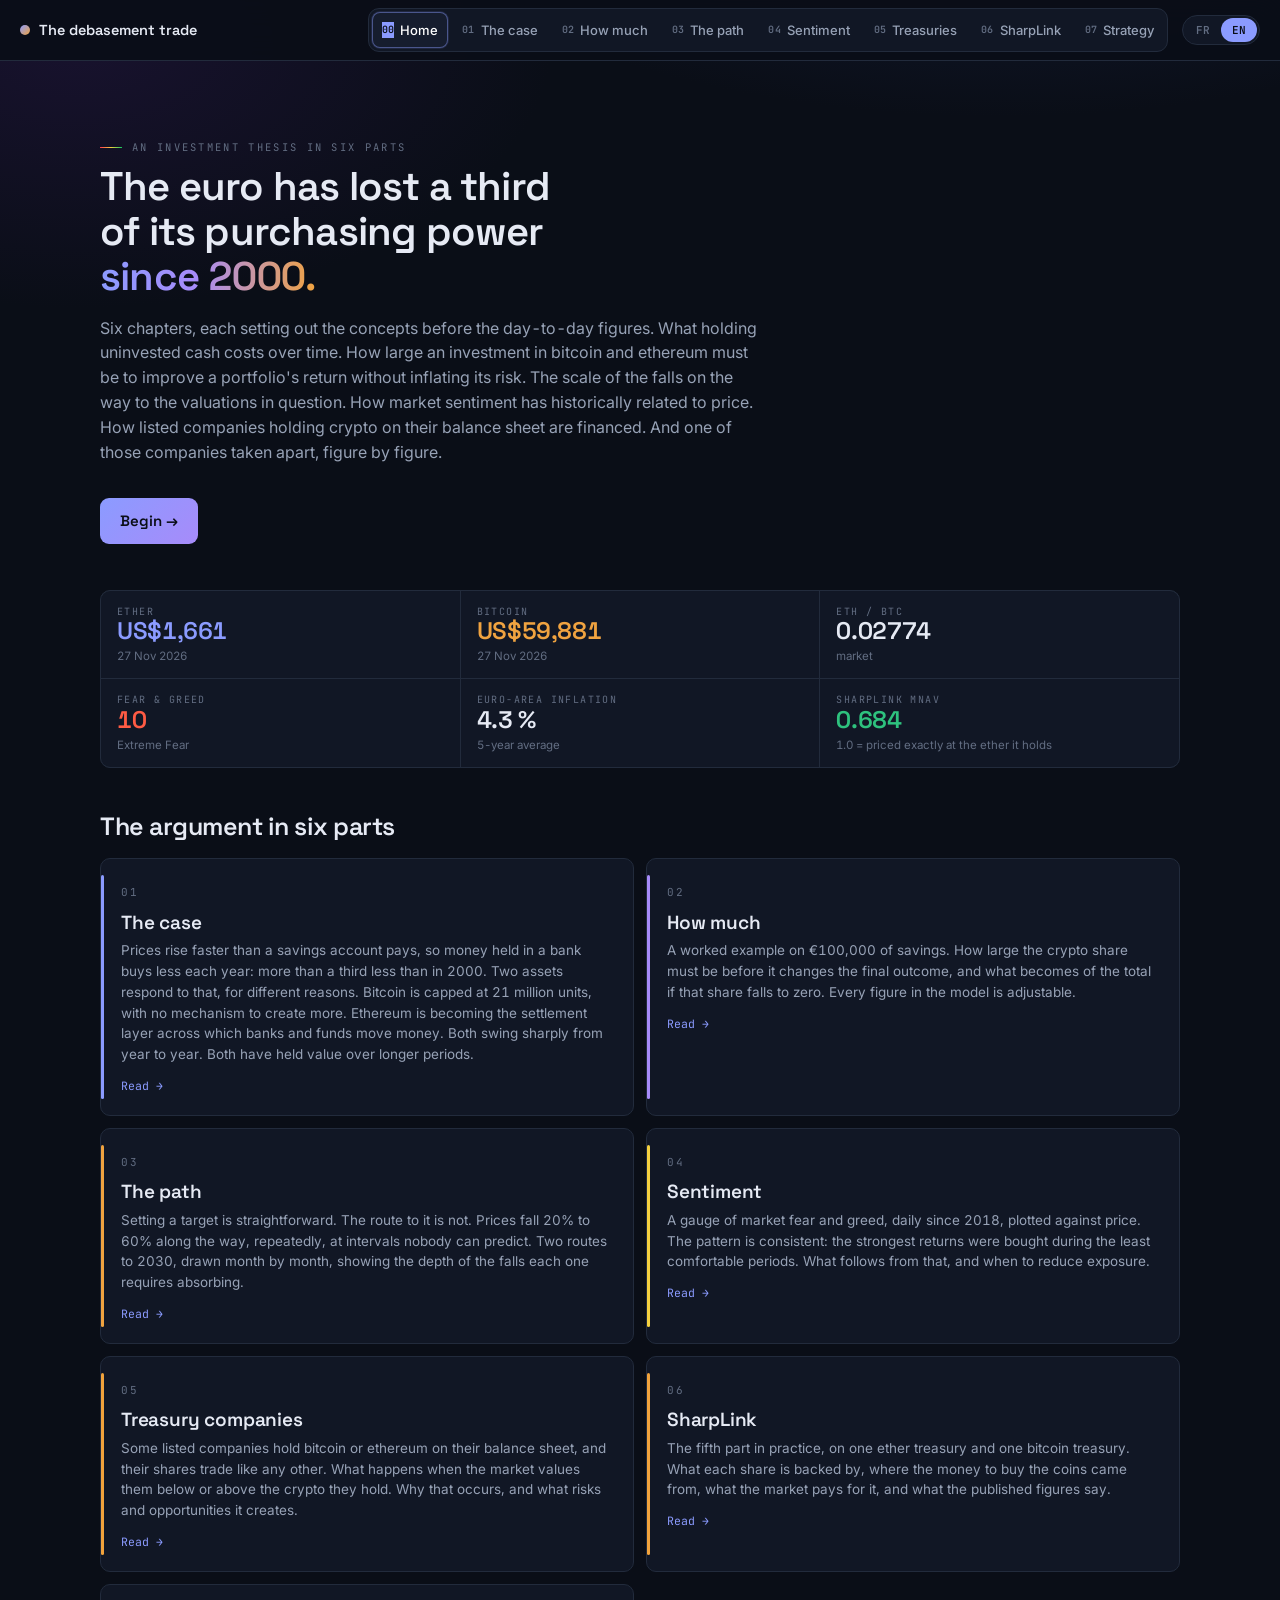
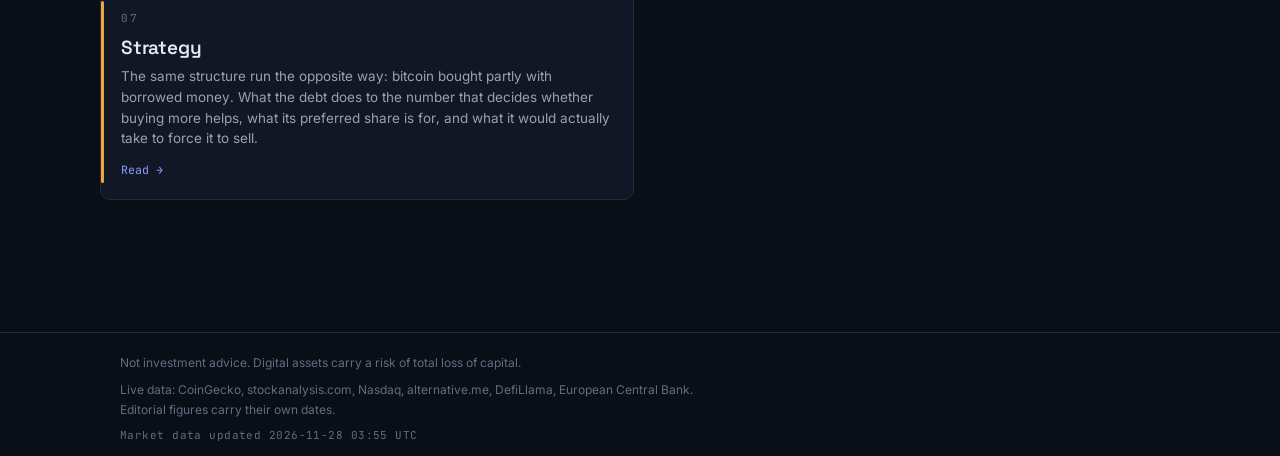
<file: index.html>
<!DOCTYPE html>
<html lang="fr">
<head>
<meta charset="utf-8">
<meta name="viewport" content="width=device-width, initial-scale=1">
<title>The debasement trade — an investment thesis</title>
<meta name="description" content="Why crypto, how much, and what the road there looks like. Five dashboards with live data.">
<meta name="theme-color" content="#0a0e17">
<link rel="icon" href="data:image/svg+xml,%3Csvg xmlns='http://www.w3.org/2000/svg' viewBox='0 0 32 32'%3E%3Crect width='32' height='32' rx='7' fill='%230a0e17'/%3E%3Cpath d='M6 22l6-8 5 5 4-7 5 10' stroke='%238b9bff' stroke-width='2.4' fill='none' stroke-linecap='round' stroke-linejoin='round'/%3E%3C/svg%3E">
<link rel="preconnect" href="https://fonts.googleapis.com">
<link rel="preconnect" href="https://fonts.gstatic.com" crossorigin>
<link href="https://fonts.googleapis.com/css2?family=Space+Grotesk:wght@400;500;600;700&family=Inter:wght@400;500;600&family=JetBrains+Mono:wght@400;500;600&display=swap" rel="stylesheet">
<link rel="stylesheet" href="assets/app.css">
<style>
  .hero{padding:52px 0 8px}
  .hero h1{max-width:19ch;margin-bottom:16px}
  .hero h1 em{font-style:normal;
    background:linear-gradient(92deg,var(--eth) 0%,#a78bfa 45%,var(--btc) 100%);
    -webkit-background-clip:text;background-clip:text;color:transparent}
  .hero .lede{font-size:16px;margin-top:14px}
  .cta{display:inline-flex;align-items:center;gap:8px;margin-top:22px;
    font-family:var(--display);font-weight:600;font-size:15px;color:#0a0e17;
    background:linear-gradient(135deg,var(--eth),#a78bfa);
    padding:11px 20px;border-radius:9px}
  .cta:hover{text-decoration:none;filter:brightness(1.08)}
  .ticks{margin-top:38px}
  .cards{display:grid;grid-template-columns:repeat(2,1fr);gap:12px;margin-top:18px}
  .card{display:block;background:var(--panel);border:1px solid var(--rule);
    border-radius:var(--r);padding:20px;color:inherit;position:relative;transition:.16s}
  .card:hover{text-decoration:none;border-color:var(--accent);background:var(--panel-2)}
  .card .n{font-family:var(--mono);font-size:11px;letter-spacing:.2em;color:var(--ink-3)}
  .card h3{margin:9px 0 7px;font-size:19px}
  .card p{font-size:13.5px;color:var(--ink-2);margin:0;max-width:none}
  .card .go{font-family:var(--mono);font-size:11.5px;color:var(--accent);margin-top:12px;display:block}
  .card.wide{grid-column:1/-1}
  .card .bar{position:absolute;left:0;top:16px;bottom:16px;width:3px;border-radius:3px}
  @media (max-width:700px){ .cards{grid-template-columns:1fr} }
</style>
</head>
<body class="has-glow">
<main class="wrap page">
  <section class="hero">
    <p class="eyebrow spectrum" data-i18n="home.eyebrow"></p>
    <h1 data-i18n-html="home.h1"></h1>
    <p class="lede" data-i18n="home.lede"></p>
    <a class="cta" href="thesis.html" data-i18n="home.start"></a>
  </section>

  <div class="strip g3 ticks" id="ticks"></div>
  <div id="stalebox"></div>

  <section class="sec">
    <h2 data-i18n="home.parts"></h2>
    <div class="cards" id="cards"></div>
  </section>
</main>

<script src="assets/i18n.js"></script>
<script src="assets/shell.js"></script>
<script>
Shell.mount("home");
const { t } = I18N;
const S = Shell;

const CARDS = [
  ["01","thesis.html","home.c1.t","home.c1.d","var(--eth)"],
  ["02","allocation.html","home.c2.t","home.c2.d","#a78bfa"],
  ["03","path.html","home.c3.t","home.c3.d","var(--btc)"],
  ["04","sentiment.html","home.c4.t","home.c4.d","var(--neutral)"],
  ["05","sbet.html","home.c5.t","home.c5.d","var(--sbet)"],
  ["06","case.html","home.c6.t","home.c6.d","var(--sbet)"],
  ["07","strategy.html","home.c7.t","home.c7.d","var(--btc)"]
];

function cards(){
  document.getElementById("cards").innerHTML = CARDS.map(([n,href,tk,dk,col],i)=>
    `<a class="card" href="${href}">`+
      `<span class="bar" style="background:${col}"></span>`+
      `<span class="n">${n}</span>`+
      `<h3>${t(tk)}</h3><p>${t(dk)}</p>`+
      `<span class="go">${t("home.read")} →</span>`+
    `</a>`).join("");
}

function cell(k, v, x, col){
  return `<div class="cell"><div class="k">${k}</div>`+
         `<div class="v"${col?` style="color:${col}"`:""}>${v}</div>`+
         `<div class="x">${x||""}</div></div>`;
}

let DATA = null;
function ticks(){
  if(!DATA) return;
  const st = DATA.stats, m = DATA.market || {};
  const fng = m.fng, hicp = m.hicp;
  /* multi-year average, not last month's print — see the thesis page */
  const wins = (hicp && hicp.avg) || {};
  const inflAvgYears = ["5","10","3"].find(k => wins[k]) || "all";
  const inflAvg = wins[inflAvgYears];
  document.getElementById("ticks").innerHTML =
    cell(t("home.tick.eth"),  S.usd(st.eth_now),  S.date(DATA.series[DATA.series.length-1].d), "var(--eth)") +
    cell(t("home.tick.btc"),  S.usd(m.btc_usd),   S.date(DATA.series[DATA.series.length-1].d), "var(--btc)") +
    cell(t("home.tick.ratio"),S.num(st.ebtc_now,5), t("common.live")) +
    cell(t("home.tick.fng"),  fng ? fng.value : "—",
         fng ? S.fngLabel(fng.value) : "", fng ? S.fngColor(fng.value) : null) +
    cell(t("home.tick.infl"), inflAvg ? S.pct(inflAvg.rate,1) : "—",
         inflAvg ? t("home.tick.infl.sub",{n:inflAvgYears}) : "") +
    cell(t("home.tick.mnav"), S.num(st.mnav_now,3),
         st.mnav_now < 1 ? t("sb.mnav.d") : "", st.mnav_now < 1 ? "var(--up)" : "var(--ink)");

  const box = document.getElementById("stalebox");
  box.innerHTML = (m.stale && m.stale.length)
    ? `<div class="banner">${t("common.stale_market")}</div>` : "";
}

function render(){ cards(); ticks(); }
Shell.onLang(render);
cards();
S.loadData().then(d => { DATA = d; ticks(); })
            .catch(e => Shell.fail(document.getElementById("stalebox"), e));
</script>
</body>
</html>
</file>
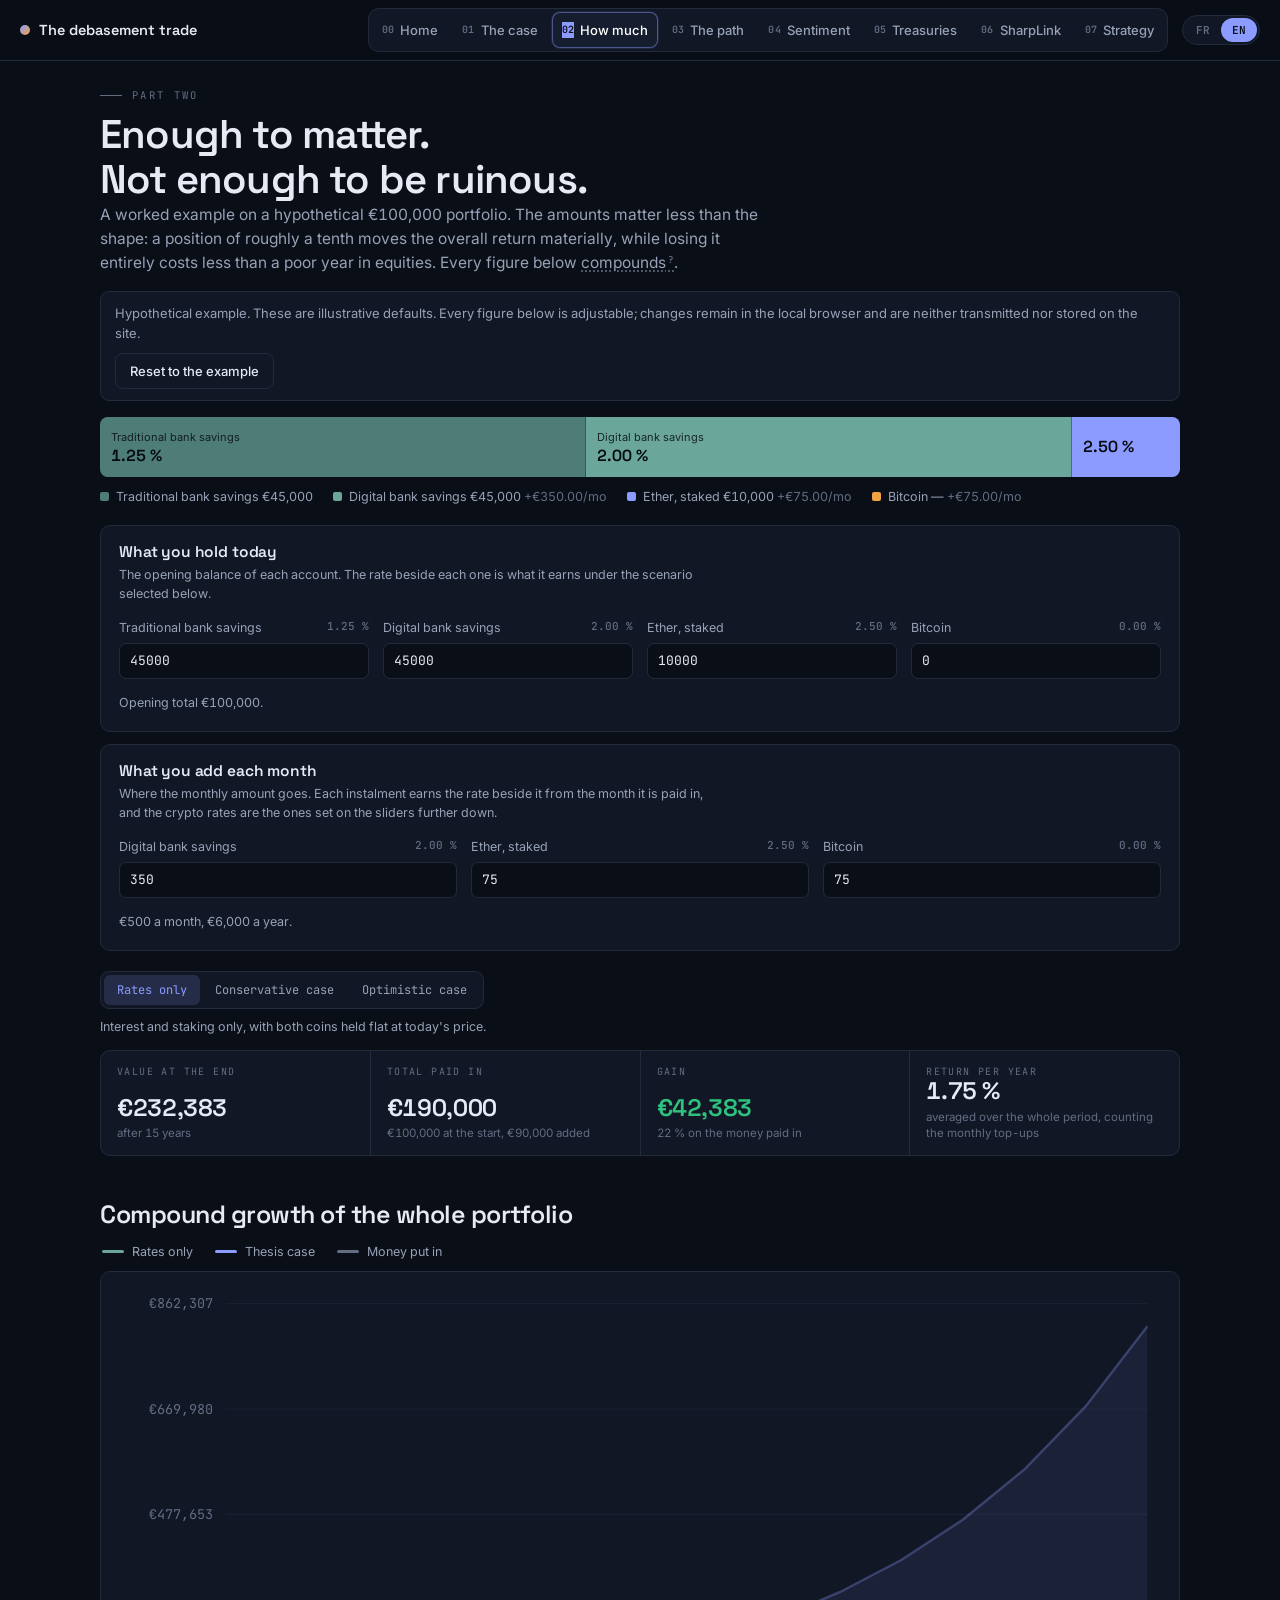
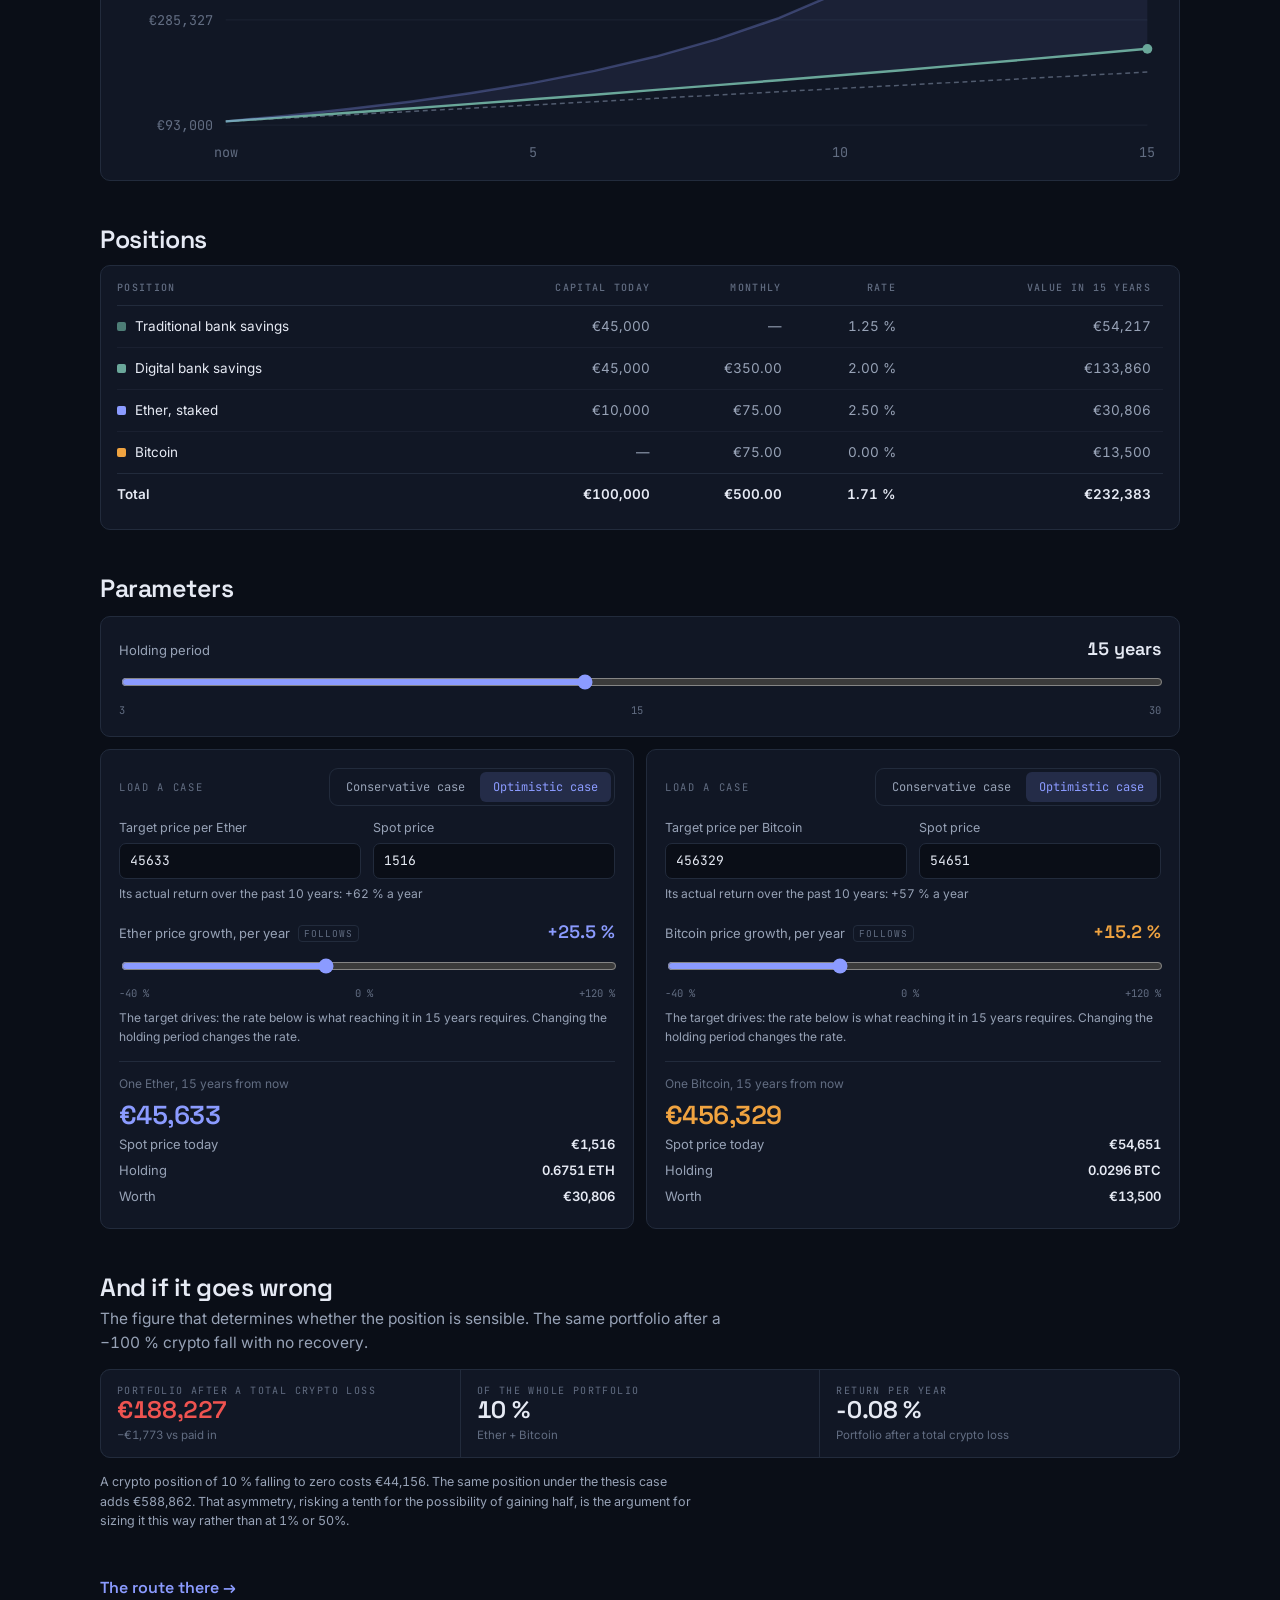
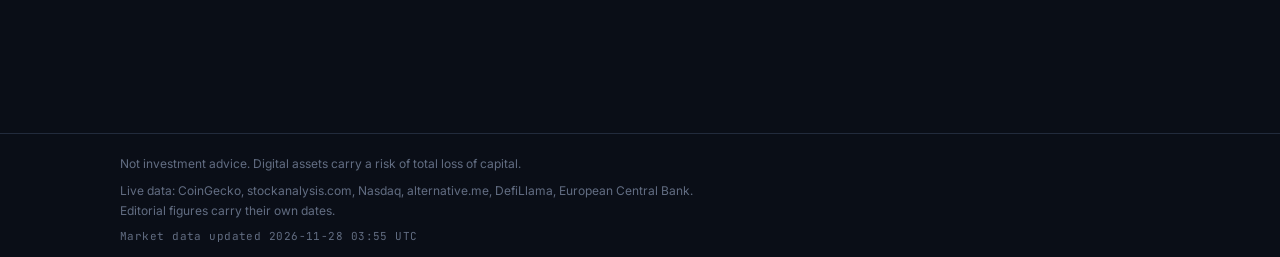
<file: allocation.html>
<!DOCTYPE html>
<html lang="fr">
<head>
<meta charset="utf-8">
<meta name="viewport" content="width=device-width, initial-scale=1">
<title>How much — the debasement trade</title>
<meta name="theme-color" content="#0a0e17">
<link rel="preconnect" href="https://fonts.googleapis.com">
<link rel="preconnect" href="https://fonts.gstatic.com" crossorigin>
<link href="https://fonts.googleapis.com/css2?family=Space+Grotesk:wght@400;500;600;700&family=Inter:wght@400;500;600&family=JetBrains+Mono:wght@400;500;600&display=swap" rel="stylesheet">
<link rel="stylesheet" href="assets/app.css">
<style>
  .band{display:flex;height:60px;border-radius:8px;overflow:hidden;background:var(--rule);margin-top:16px}
  .seg-b{display:flex;flex-direction:column;justify-content:center;gap:1px;padding:0 11px;
    color:#06090f;overflow:hidden;white-space:nowrap;border-right:1px solid rgba(10,14,23,.35)}
  .seg-b:last-child{border-right:0}
  .seg-b .nm{font-size:11px;opacity:.82;text-overflow:ellipsis;overflow:hidden}
  .seg-b .rt{font-family:var(--display);font-size:16px;font-weight:600;line-height:1.1}
  .seg-b.sm .nm{display:none}
  .bandkey{display:flex;flex-wrap:wrap;gap:7px 20px;margin-top:10px;font-size:12.5px;color:var(--ink-2)}
  .bandkey i{width:9px;height:9px;border-radius:2px;display:inline-block;margin-right:7px}
  .field label{display:flex;justify-content:space-between;align-items:baseline;
    font-size:13px;color:var(--ink-2);margin-bottom:7px;gap:12px}
  .field label b{font-family:var(--display);font-size:18px;color:var(--ink);font-weight:600}
  .ticks2{display:flex;justify-content:space-between;font-family:var(--mono);
    font-size:10.5px;color:var(--ink-3);margin-top:2px}
  .inputs{display:grid;grid-template-columns:repeat(auto-fit,minmax(190px,1fr));gap:14px}
  /* The two groups answer different questions - what you hold now, and what you
     add each month - so they are separated rather than sharing one row of boxes. */
  .setgrp h3{margin:0 0 4px;font-size:15.5px}
  .setgrp>.note{margin:0 0 14px}
  .setgrp>.note:last-child{margin:14px 0 0}
  .inp .rate{float:right;font-family:var(--mono);font-size:11px;color:var(--ink-3);font-weight:500}
  .inp label{display:block;font-size:12.5px;color:var(--ink-2);margin-bottom:6px}
  .inp input{width:100%}
  .proj{margin-top:14px;padding-top:13px;border-top:1px solid var(--rule);font-size:13px}
  .proj .row{display:flex;justify-content:space-between;gap:12px;padding:3px 0;color:var(--ink-2)}
  .proj .row b{color:var(--ink);font-weight:600}
  .proj .price{font-family:var(--display);font-size:26px;font-weight:600;letter-spacing:-.02em;line-height:1.15}
  .proj .from{font-size:12px;color:var(--ink-3);margin-bottom:8px}
  .nextlink{display:inline-block;margin-top:34px;font-family:var(--display);font-weight:600;font-size:16px}
  .swap{display:flex;gap:9px;align-items:center;flex-wrap:wrap;margin-top:10px}
</style>
</head>
<body>
<main class="wrap page">
  <p class="eyebrow" data-i18n="al.eyebrow"></p>
  <h1 data-i18n-html="al.h1"></h1>
  <p class="lede" data-i18n-html="al.lede"></p>
  <div class="banner" style="border-color:var(--rule);background:var(--panel);color:var(--ink-2)">
    <span data-i18n="al.hypothetical"></span>
    <div class="swap">
      <button class="btn ghost" id="reset" data-i18n="al.reset"></button>
      <span class="asof" id="savedmsg"></span>
    </div>
  </div>

  <div class="band" id="band"></div>
  <div class="bandkey" id="bandkey"></div>

  <div class="panel setgrp" style="margin-top:18px">
    <h3 data-i18n="al.g.start"></h3>
    <p class="note dim" data-i18n="al.g.start.d"></p>
    <div class="inputs" id="startinputs"></div>
    <p class="note" id="startnote"></p>
  </div>

  <div class="panel setgrp" style="margin-top:12px">
    <h3 data-i18n="al.g.month"></h3>
    <p class="note dim" data-i18n="al.g.month.d"></p>
    <div class="inputs" id="monthinputs"></div>
    <p class="note" id="monthnote"></p>
  </div>

  <div class="seg" id="scenario" style="margin-top:20px" role="group">
    <button data-sc="base" aria-pressed="true"></button>
    <button data-sc="case" data-k="base" aria-pressed="false"></button>
    <button data-sc="case" data-k="bull" aria-pressed="false"></button>
  </div>
  <p class="note" id="scnote" style="margin-top:8px"></p>

  <div class="strip g4" id="figs" style="margin-top:14px"></div>

  <section class="sec">
    <h2 data-i18n="al.chart"></h2>
    <div class="legend" id="legend"></div>
    <div class="chartbox" style="margin-top:10px">
      <svg id="chart" class="chart" viewBox="0 0 860 400" preserveAspectRatio="none"></svg>
    </div>
  </section>

  <section class="sec">
    <h2 data-i18n="al.positions"></h2>
    <div class="tbl-scroll" style="margin-top:12px">
      <table><thead><tr id="thead"></tr></thead>
      <tbody id="rows"></tbody><tfoot><tr id="tfoot"></tr></tfoot></table>
    </div>
  </section>

  <section class="sec">
    <h2 data-i18n="al.params"></h2>
    <div class="panel" style="margin-top:14px">
      <div class="field">
        <label for="years"><span data-i18n="al.years"></span><b id="yearsV"></b></label>
        <input type="range" id="years" min="3" max="30" step="1" value="15">
        <div class="ticks2"><span>3</span><span>15</span><span>30</span></div>
      </div>
    </div>
    <div class="grid g2" style="margin-top:12px">
      <div class="panel" id="ethpanel"></div>
      <div class="panel" id="btcpanel"></div>
    </div>
  </section>

  <section class="sec">
    <h2 data-i18n="al.risk"></h2>
    <p class="lede" id="risklede"></p>
    <div class="strip g3" id="risk" style="margin-top:14px"></div>
    <p class="note" id="risknote" style="margin-top:14px"></p>
  </section>

  <a class="nextlink" href="path.html" data-i18n="al.next"></a>
</main>

<script src="assets/i18n.js"></script>
<script src="assets/shell.js"></script>
<script src="assets/allocation.js"></script>
</body>
</html>
</file>
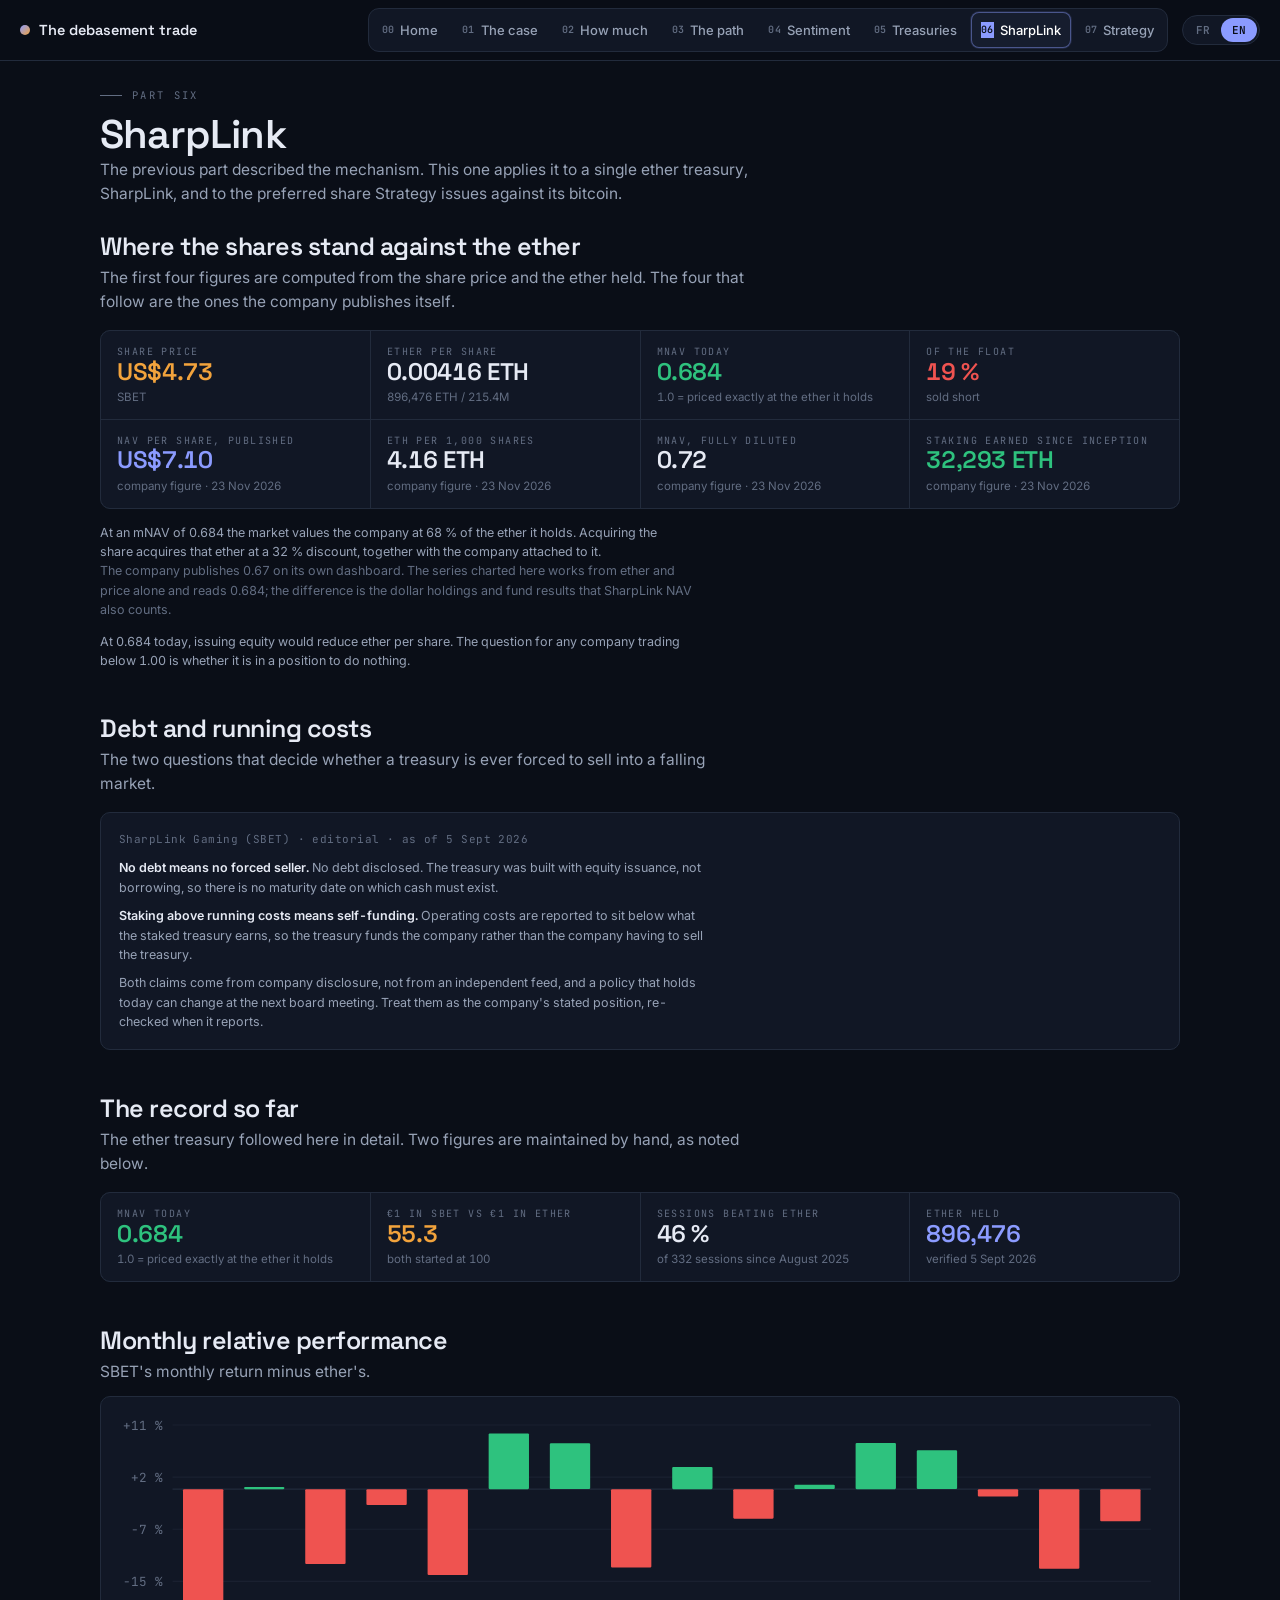
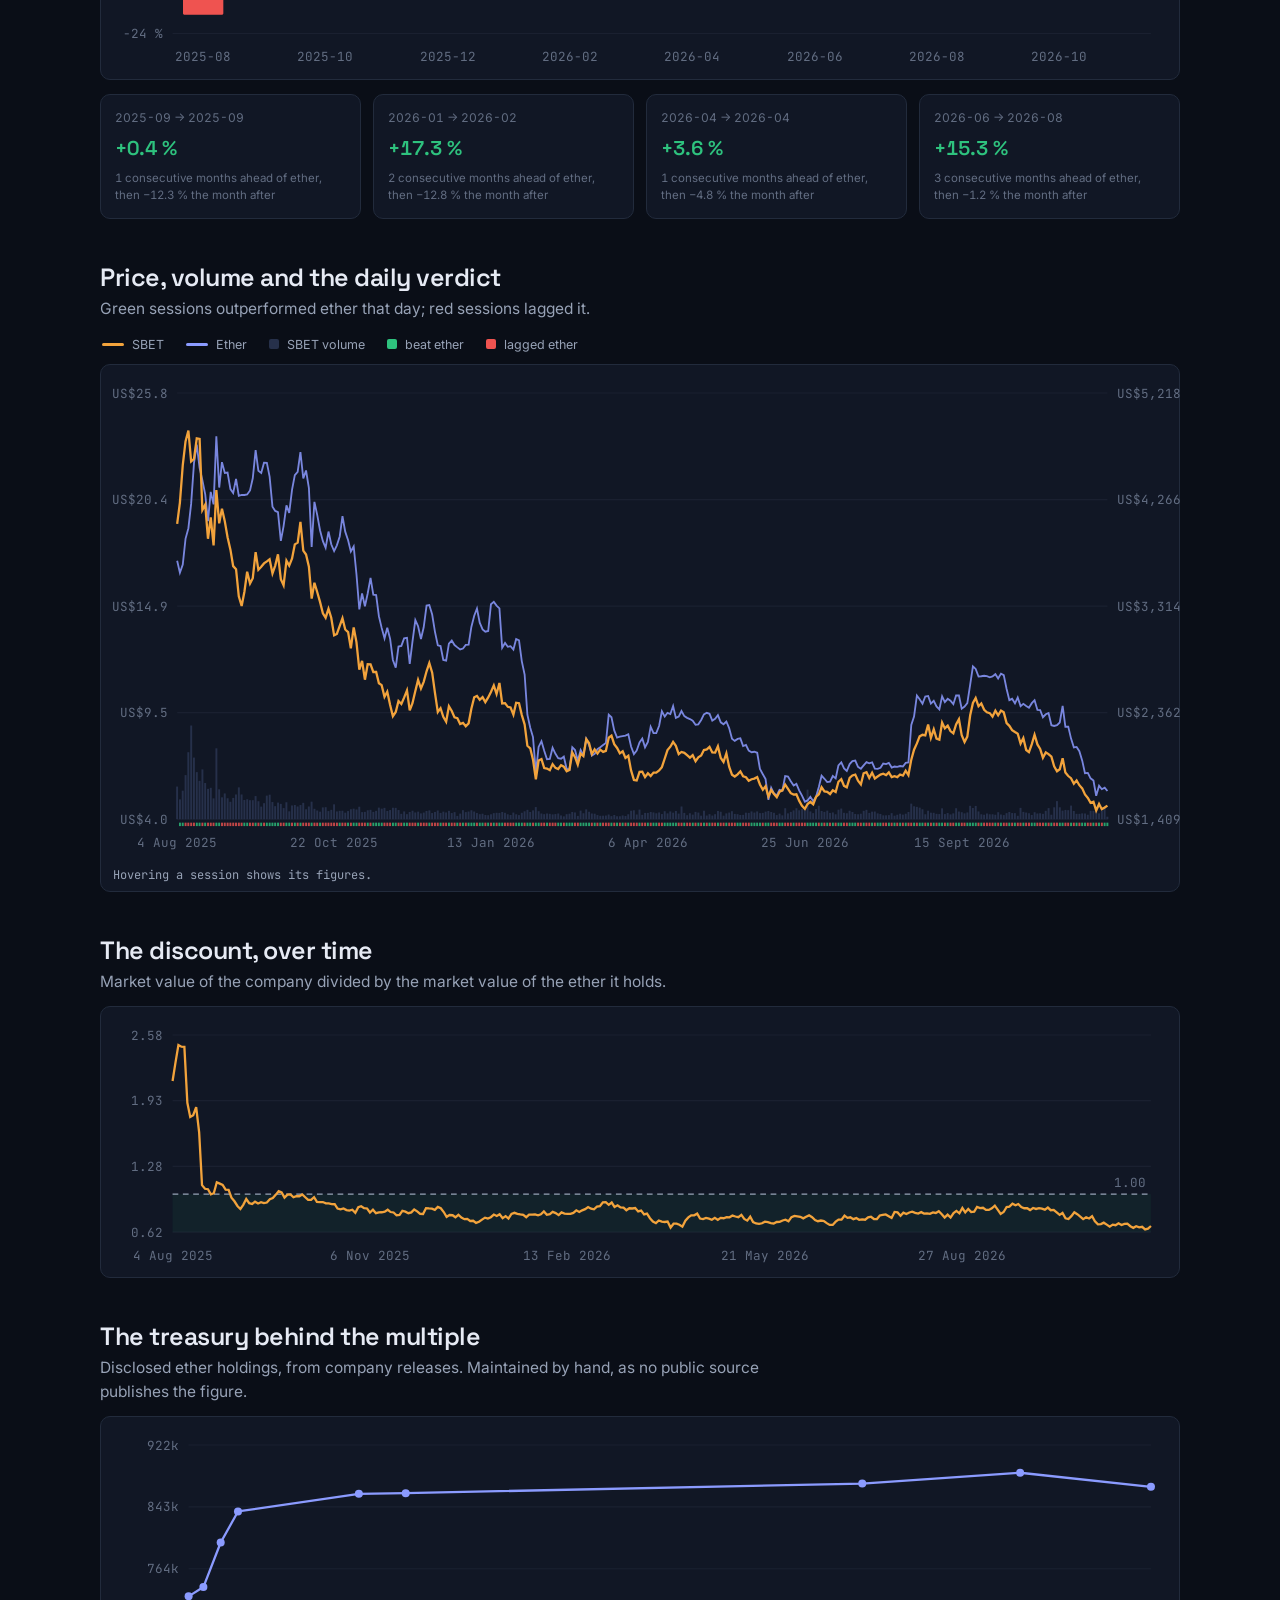
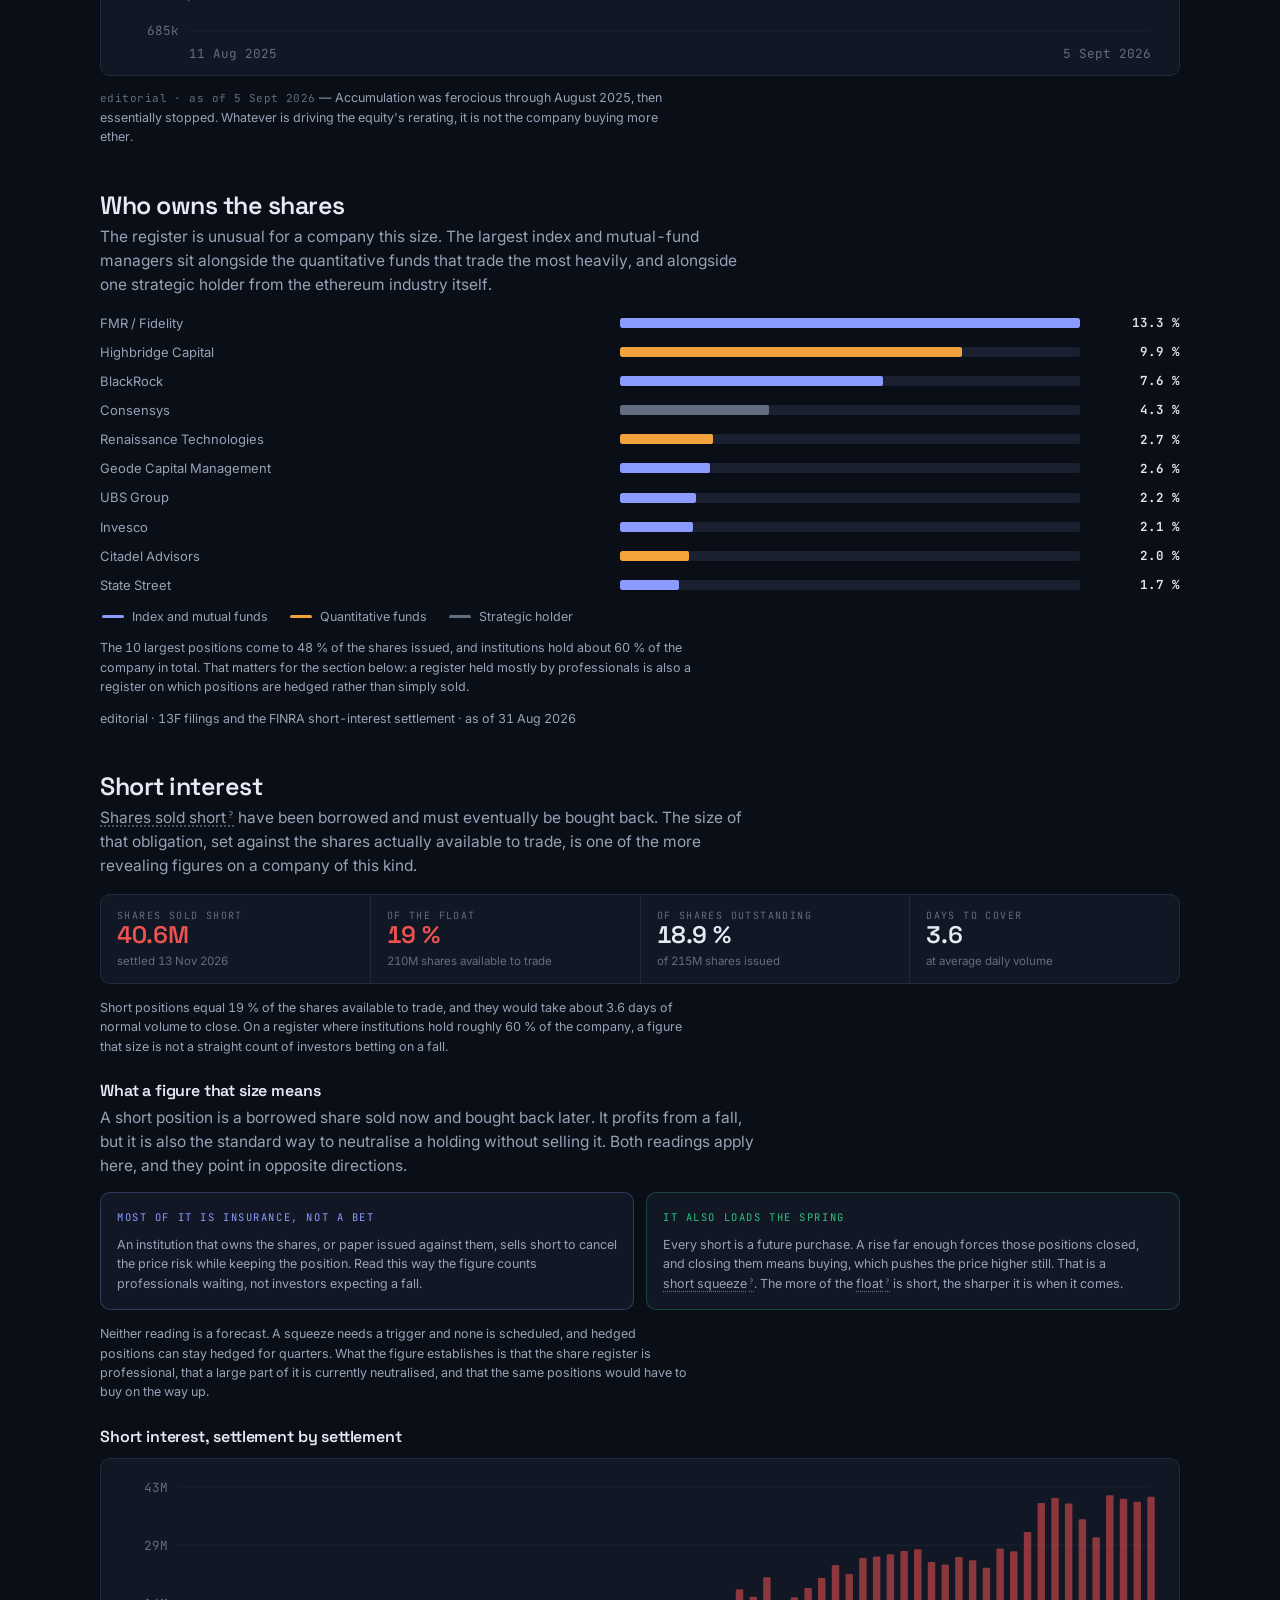
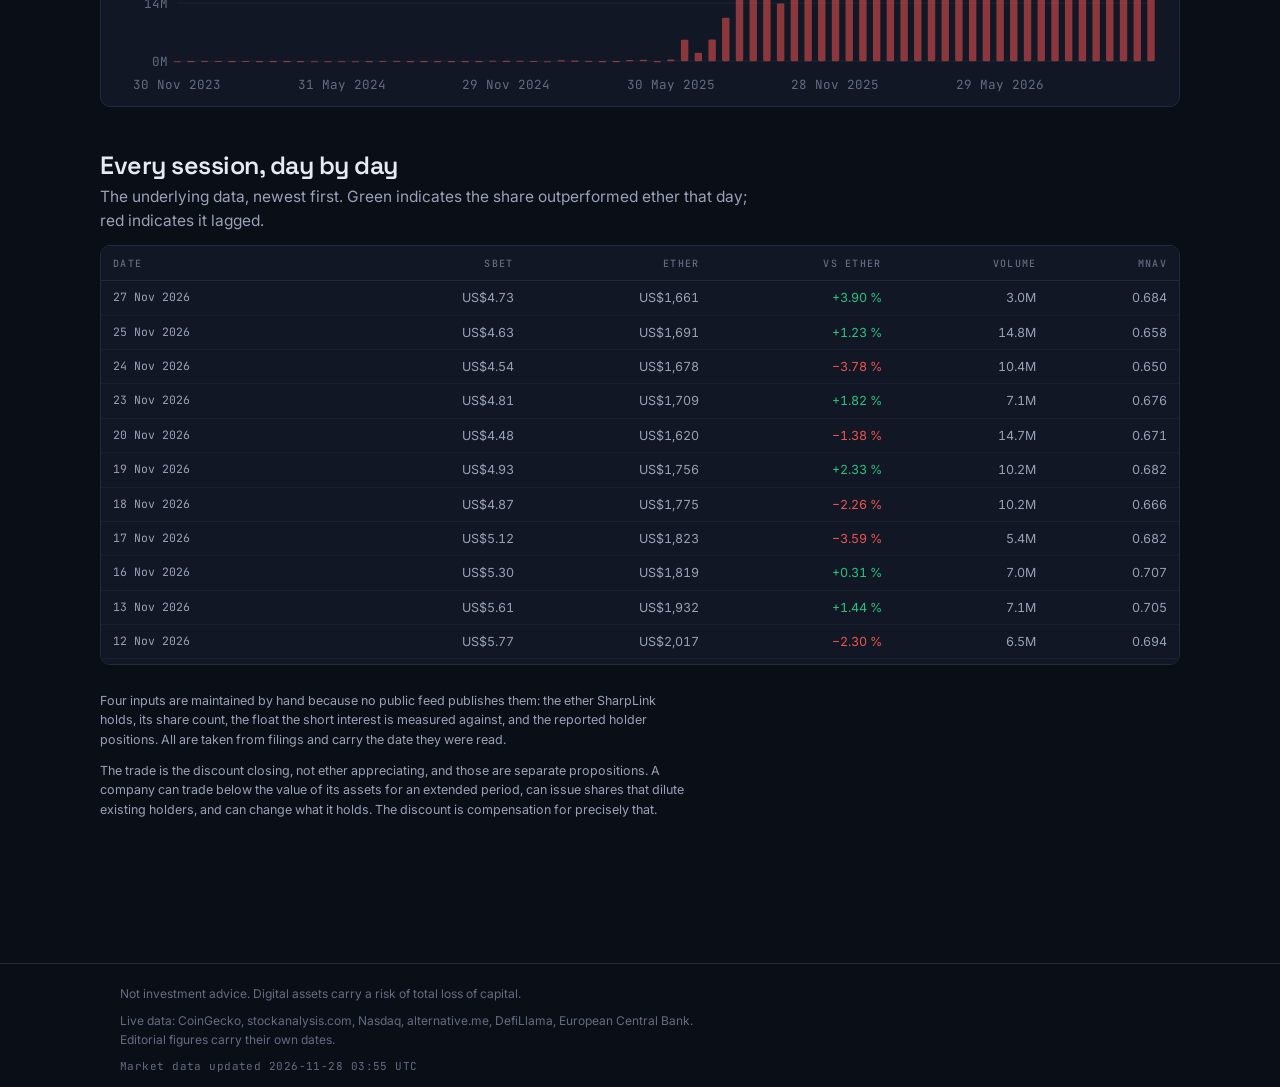
<file: case.html>
<!DOCTYPE html>
<html lang="fr">
<head>
<meta charset="utf-8">
<meta name="viewport" content="width=device-width, initial-scale=1">
<title>Case study — the debasement trade</title>
<meta name="theme-color" content="#0a0e17">
<link rel="preconnect" href="https://fonts.googleapis.com">
<link rel="preconnect" href="https://fonts.gstatic.com" crossorigin>
<link href="https://fonts.googleapis.com/css2?family=Space+Grotesk:wght@400;500;600;700&family=Inter:wght@400;500;600&family=JetBrains+Mono:wght@400;500;600&display=swap" rel="stylesheet">
<link rel="stylesheet" href="assets/app.css">
<style>
  .daily{max-height:420px;overflow:auto;border:1px solid var(--rule);
    border-radius:var(--r);background:var(--panel)}
  .daily table{font-size:12.5px}
  .daily th{position:sticky;top:0;background:var(--panel);z-index:1;
    padding:10px 12px 9px;border-bottom:1px solid var(--rule)}
  .daily td{padding:7px 12px}
  .daily td:first-child{font-family:var(--mono);font-size:11.5px;color:var(--ink-2)}
  #tip{font-family:var(--mono);font-size:12px;color:var(--ink-2);min-height:18px;margin-top:8px}
  #tip b{color:var(--ink)}
  .runs{display:grid;grid-template-columns:repeat(auto-fit,minmax(172px,1fr));gap:12px;margin-top:14px}
  .run{background:var(--panel);border:1px solid var(--rule);border-radius:var(--r);padding:14px}
  .run .k{font-size:12px;color:var(--ink-3);margin-bottom:6px}
  .run .v{font-family:var(--display);font-size:20px;font-weight:600}
  .run .n{font-size:11.5px;color:var(--ink-3);margin-top:6px;line-height:1.45}
</style>
</head>
<body>
<main class="wrap page">
  <p class="eyebrow" data-i18n="cs.eyebrow"></p>
  <h1 data-i18n="cs.h1"></h1>
  <p class="lede" data-i18n="cs.lede"></p>

  <div id="stale"></div>

  <section class="sec" style="margin-top:26px">
    <h2 data-i18n="cs.s.today"></h2>
    <p class="lede" data-i18n="cs.s.today.lede"></p>
    <div class="strip g4" id="nav" style="margin-top:16px"></div>
    <p class="note" id="navnote" style="margin-top:14px"></p>
    <p class="note" id="mechnow" style="margin-top:10px"></p>
  </section>

  <section class="sec">
    <h2 data-i18n="cs.s.profile"></h2>
    <p class="lede" data-i18n="cs.s.profile.lede"></p>
    <div class="panel" id="profile" style="margin-top:16px"></div>
  </section>

  <section class="sec">
    <h2 data-i18n="sb.s.example"></h2>
    <p class="lede" data-i18n="sb.s.example.lede"></p>
    <div class="strip g4" id="figs" style="margin-top:16px"></div>
  </section>

  <section class="sec">
    <h2 id="h-months"></h2>
    <p class="lede" id="l-months"></p>
    <div class="chartbox" style="margin-top:12px">
      <svg id="mbars" class="chart" viewBox="0 0 920 230" preserveAspectRatio="none"></svg>
    </div>
    <div class="runs" id="runs"></div>
  </section>

  <section class="sec">
    <h2 data-i18n="sb.s.main"></h2>
    <p class="lede" data-i18n="sb.s.main.lede"></p>
    <div class="legend" id="mainLegend"></div>
    <div class="chartbox" style="margin-top:10px">
      <svg id="main" class="chart" viewBox="0 0 920 420" preserveAspectRatio="none"></svg>
      <div id="tip"></div>
    </div>
  </section>

  <section class="sec">
    <h2 data-i18n="sb.s.mnav"></h2>
    <p class="lede" data-i18n="sb.s.mnav.lede"></p>
    <div class="chartbox" style="margin-top:12px">
      <svg id="mnav" class="chart" viewBox="0 0 920 220" preserveAspectRatio="none"></svg>
    </div>
  </section>

  <section class="sec">
    <h2 data-i18n="sb.s.hold"></h2>
    <p class="lede" data-i18n="sb.s.hold.lede"></p>
    <div class="chartbox" style="margin-top:12px">
      <svg id="hold" class="chart" viewBox="0 0 920 210" preserveAspectRatio="none"></svg>
    </div>
    <p class="note" id="holdNote" style="margin-top:12px"></p>
  </section>

  <section class="sec">
    <h2 data-i18n="cs.s.own"></h2>
    <p class="lede" data-i18n="cs.s.own.lede"></p>
    <div class="bars" id="holders" style="margin-top:16px"></div>
    <div class="legend" id="holderskey" style="margin-top:12px"></div>
    <p class="note" id="holdersnote" style="margin-top:12px"></p>
    <p class="note dim" id="holderssrc" style="margin-top:8px"></p>
  </section>

  <section class="sec">
    <h2 data-i18n="sb.s.short"></h2>
    <p class="lede" data-i18n-html="sb.s.short.lede"></p>
    <div class="strip g4" id="short" style="margin-top:16px"></div>
    <p class="note" id="shortread" style="margin-top:14px"></p>

    <h3 data-i18n="cs.sq.title" style="margin-top:26px"></h3>
    <p class="lede" data-i18n="cs.sq.lede" style="margin-top:6px"></p>
    <div class="cases" id="sq" style="margin-top:14px"></div>
    <p class="note" data-i18n="cs.sq.note" style="margin-top:14px"></p>

    <h3 data-i18n="cs.s.short.hist" style="margin-top:26px"></h3>
    <div class="chartbox" style="margin-top:12px">
      <svg id="shortchart" class="chart" viewBox="0 0 920 200" preserveAspectRatio="none"></svg>
    </div>
  </section>

  <section class="sec">
    <h2 data-i18n="sb.s.table"></h2>
    <p class="lede" data-i18n="sb.s.table.lede"></p>
    <div class="daily" style="margin-top:12px">
      <table><thead><tr id="dhead"></tr></thead><tbody id="drows"></tbody></table>
    </div>
  </section>

  <p class="note" data-i18n="sb.note" style="margin-top:26px"></p>
  <p class="note" data-i18n="sb.risk" style="margin-top:12px"></p>
</main>

<script src="assets/i18n.js"></script>
<script src="assets/shell.js"></script>
<script src="assets/casestudy.js"></script>
</body>
</html>
</file>
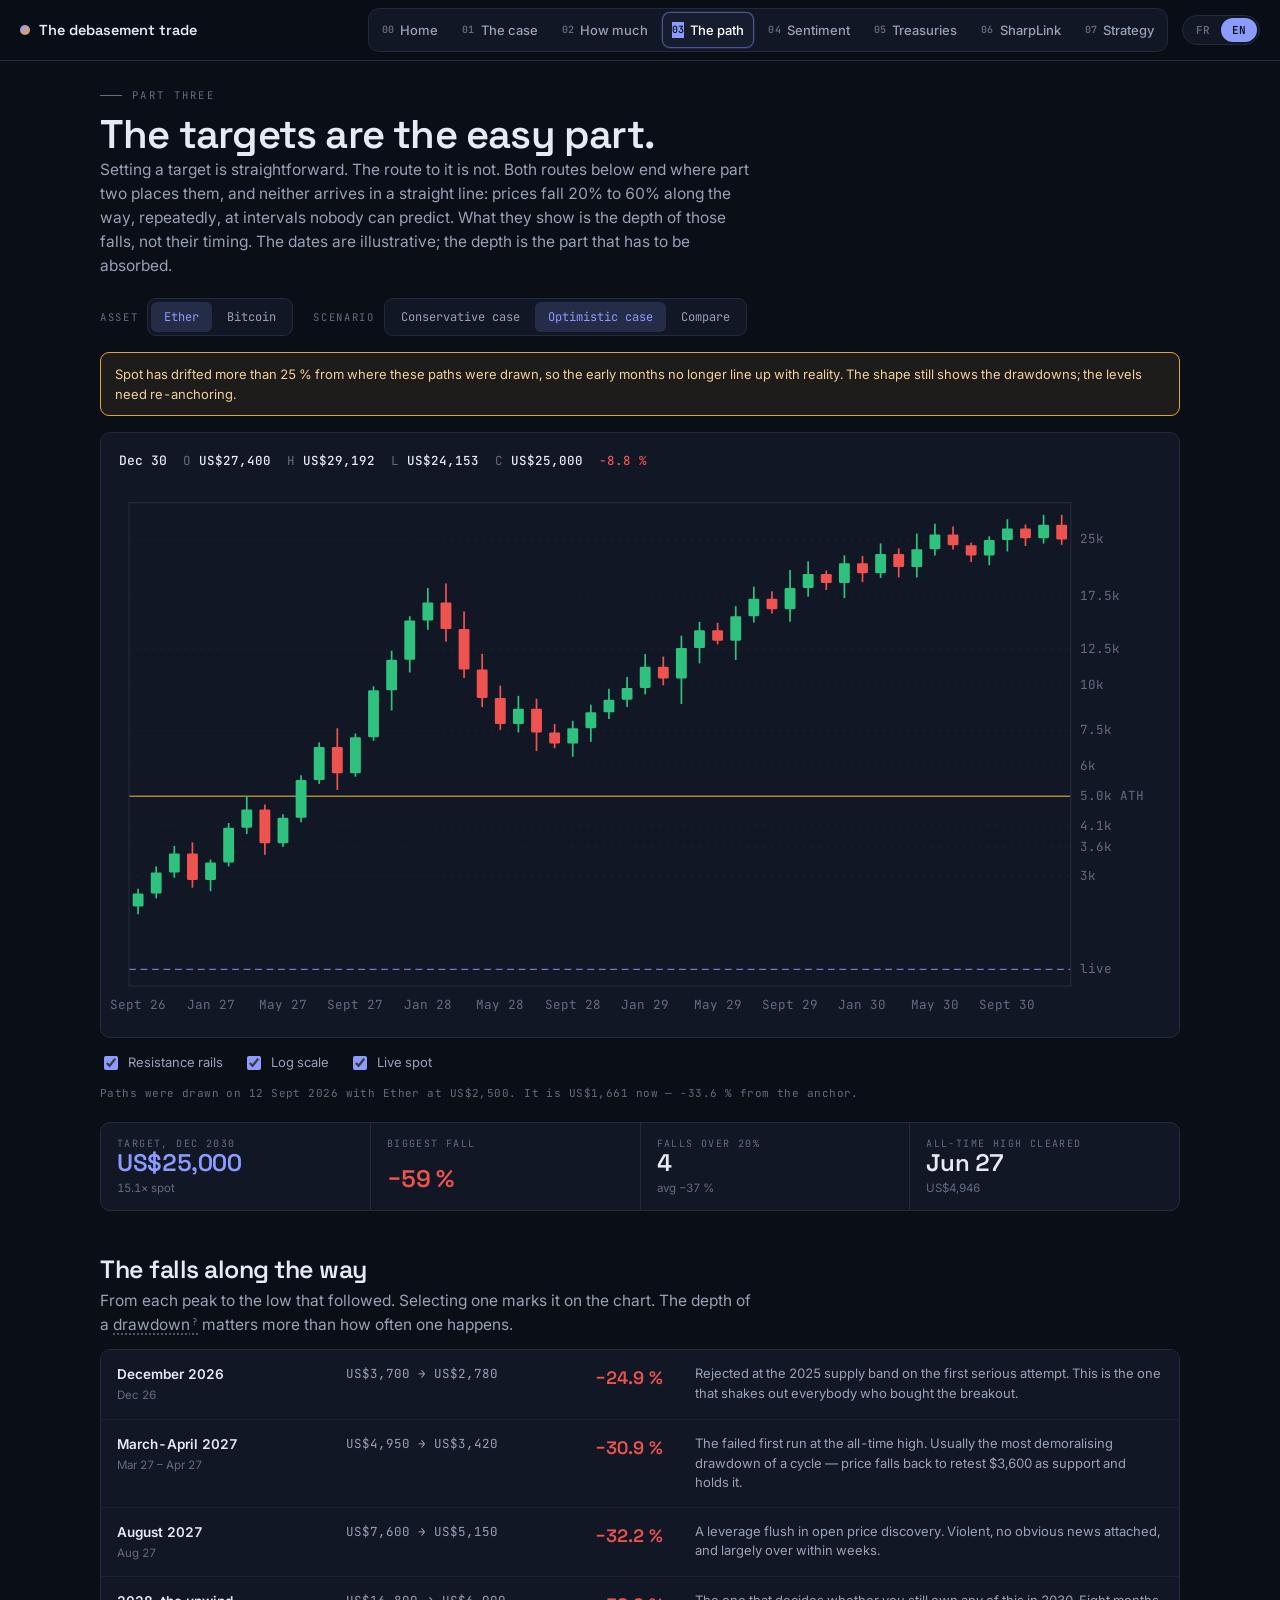
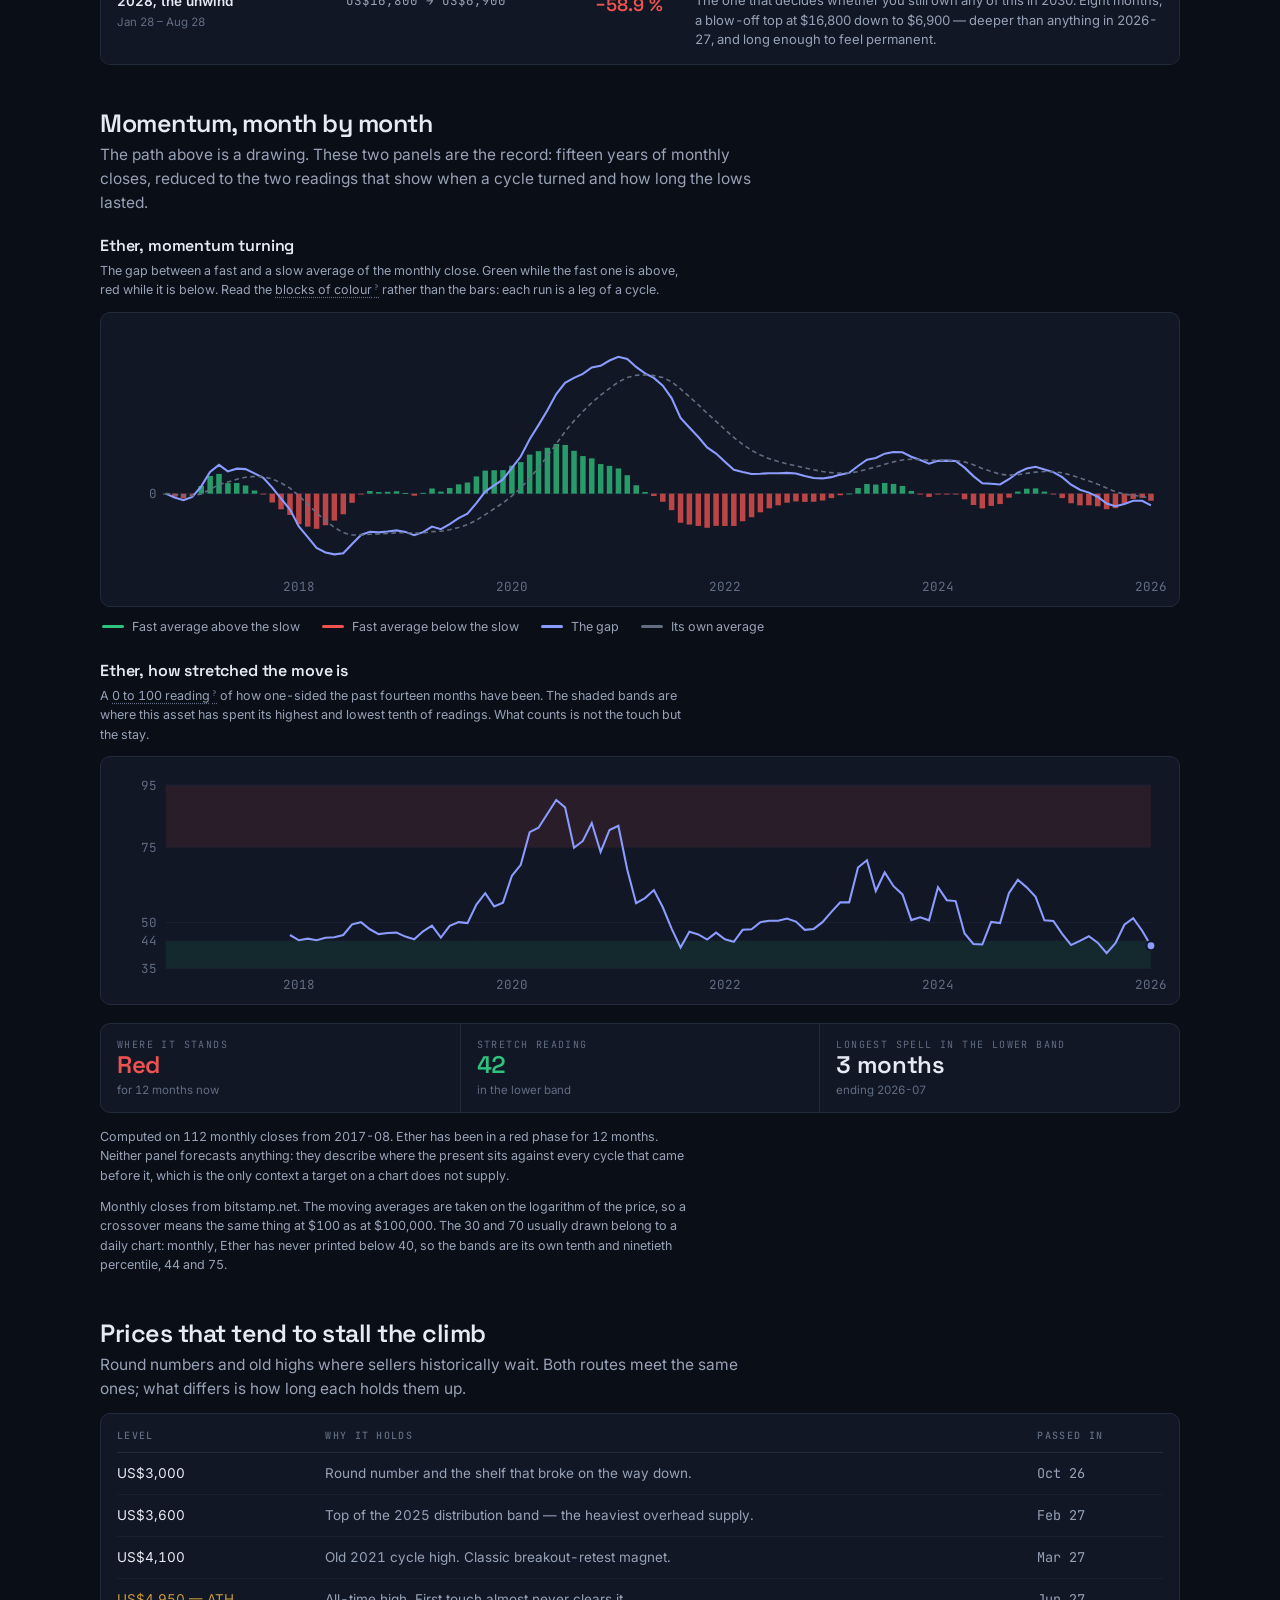
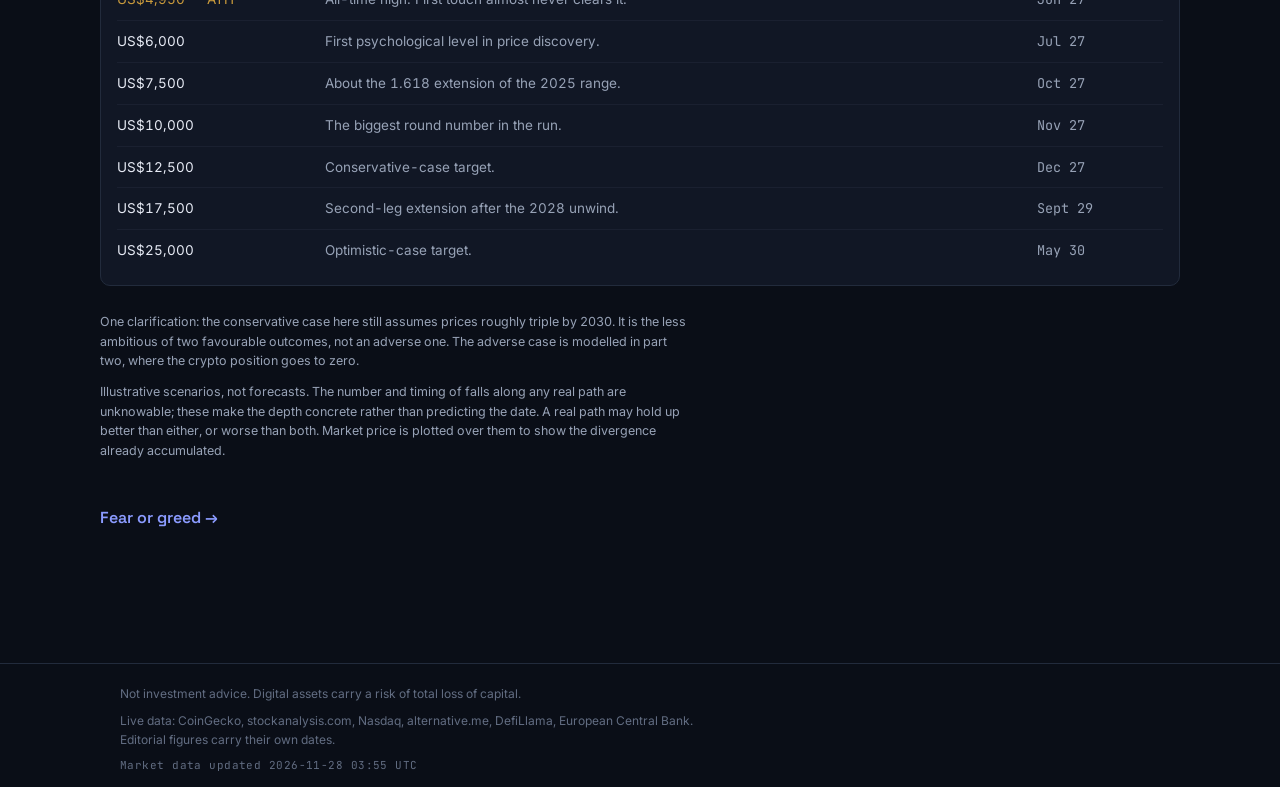
<file: path.html>
<!DOCTYPE html>
<html lang="fr">
<head>
<meta charset="utf-8">
<meta name="viewport" content="width=device-width, initial-scale=1">
<title>The path — the debasement trade</title>
<meta name="theme-color" content="#0a0e17">
<link rel="preconnect" href="https://fonts.googleapis.com">
<link rel="preconnect" href="https://fonts.gstatic.com" crossorigin>
<link href="https://fonts.googleapis.com/css2?family=Space+Grotesk:wght@400;500;600;700&family=Inter:wght@400;500;600&family=JetBrains+Mono:wght@400;500;600&display=swap" rel="stylesheet">
<link rel="stylesheet" href="assets/app.css">
<style>
  .corr{border:1px solid var(--rule);border-radius:var(--r);overflow:hidden;margin-top:12px}
  .crow{display:grid;grid-template-columns:minmax(115px,1fr) minmax(135px,1.1fr) 84px minmax(200px,2.2fr);
    gap:16px;align-items:start;padding:14px 16px;border-bottom:1px solid var(--rule-soft);
    background:var(--panel);cursor:pointer;width:100%;text-align:left;font:inherit;color:inherit;
    border-left:0;border-right:0;border-top:0}
  .crow:last-child{border-bottom:0}
  .crow:hover{background:var(--panel-2)}
  .crow[aria-pressed="true"]{background:var(--panel-2);box-shadow:inset 3px 0 0 var(--down)}
  .crow .when{font-weight:600;font-size:13.5px;color:var(--ink)}
  .crow .when em{display:block;font-style:normal;font-weight:400;font-size:11.5px;
    color:var(--ink-3);margin-top:2px}
  .crow .span{font-family:var(--mono);font-size:12.5px;color:var(--ink-2)}
  .crow .drop{font-family:var(--display);font-size:18px;font-weight:600;color:var(--down)}
  .crow .why{font-size:13px;line-height:1.5;color:var(--ink-2);margin:0;max-width:none}
  .nextlink{display:inline-block;margin-top:34px;font-family:var(--display);font-weight:600;font-size:16px}
  @media (max-width:820px){
    .crow{grid-template-columns:1fr 1fr;gap:6px 14px}
    .crow .why{grid-column:1/-1;margin-top:6px}
    .crow .drop{text-align:right}
  }
</style>
</head>
<body>
<main class="wrap page">
  <p class="eyebrow" data-i18n="pa.eyebrow"></p>
  <h1 data-i18n="pa.h1"></h1>
  <p class="lede" id="lede"></p>

  <div class="toolrow" style="margin-top:20px">
    <div class="ctl"><span class="ctl-label" data-i18n="pa.asset"></span>
      <div class="seg" id="assetseg" role="group">
        <button data-a="eth" aria-pressed="true" data-i18n="common.eth"></button>
        <button data-a="btc" aria-pressed="false" data-i18n="common.btc"></button>
      </div></div>
    <div class="ctl"><span class="ctl-label" data-i18n="pa.scenario"></span>
      <div class="seg" id="caseseg" role="group">
        <button data-k="base" aria-pressed="false"></button>
        <button data-k="bull" aria-pressed="true"></button>
        <button data-k="both" aria-pressed="false" data-i18n="pa.compare"></button>
      </div></div>
  </div>

  <div id="drift"></div>

  <div class="chartbox" style="margin-top:14px">
    <div class="readout" id="readout"></div>
    <svg id="chart" class="chart" viewBox="0 0 920 480" role="img"></svg>
  </div>

  <div class="toolrow">
    <label class="chk"><input type="checkbox" id="tRails" checked><span data-i18n="pa.rails"></span></label>
    <label class="chk"><input type="checkbox" id="tLog" checked><span data-i18n="pa.log"></span></label>
    <label class="chk"><input type="checkbox" id="tSpot" checked><span data-i18n="pa.spot"></span></label>
    <span class="asof" id="anchornote"></span>
  </div>

  <div class="strip g4" id="strip" style="margin-top:20px"></div>

  <section class="sec">
    <h2 data-i18n="pa.corr"></h2>
    <p class="lede" data-i18n-html="pa.corr.lede"></p>
    <div class="corr" id="corr"></div>
  </section>

  <section class="sec">
    <h2 data-i18n="pa.s.mom"></h2>
    <p class="lede" data-i18n="pa.s.mom.lede"></p>

    <h3 id="macdTitle" style="margin-top:22px"></h3>
    <p class="note" data-i18n-html="pa.macd.d" style="margin:6px 0 0"></p>
    <div class="chartbox" style="margin-top:12px">
      <svg id="macd" class="chart" viewBox="0 0 920 240" preserveAspectRatio="none"></svg>
    </div>
    <div class="legend" id="macdkey" style="margin-top:10px"></div>

    <h3 id="rsiTitle" style="margin-top:26px"></h3>
    <p class="note" data-i18n-html="pa.rsi.d" style="margin:6px 0 0"></p>
    <div class="chartbox" style="margin-top:12px">
      <svg id="rsi" class="chart" viewBox="0 0 920 200" preserveAspectRatio="none"></svg>
    </div>

    <div class="strip g3" id="momfigs" style="margin-top:18px"></div>
    <p class="note" id="momnote" style="margin-top:14px"></p>
    <p class="note dim" id="momsrc" style="margin-top:8px"></p>
  </section>

  <section class="sec">
    <h2 data-i18n="pa.ladder"></h2>
    <p class="lede" data-i18n="pa.ladder.lede"></p>
    <div class="tbl-scroll" style="margin-top:12px">
      <table><thead><tr id="lhead"></tr></thead><tbody id="ladder"></tbody></table>
    </div>
  </section>

  <p class="note" data-i18n="pa.bear.note" style="margin-top:26px"></p>
  <p class="note" data-i18n="pa.foot" style="margin-top:12px"></p>
  <a class="nextlink" href="sentiment.html" data-i18n="pa.next"></a>
</main>

<script src="assets/i18n.js"></script>
<script src="assets/shell.js"></script>
<script src="assets/path.js"></script>
</body>
</html>
</file>
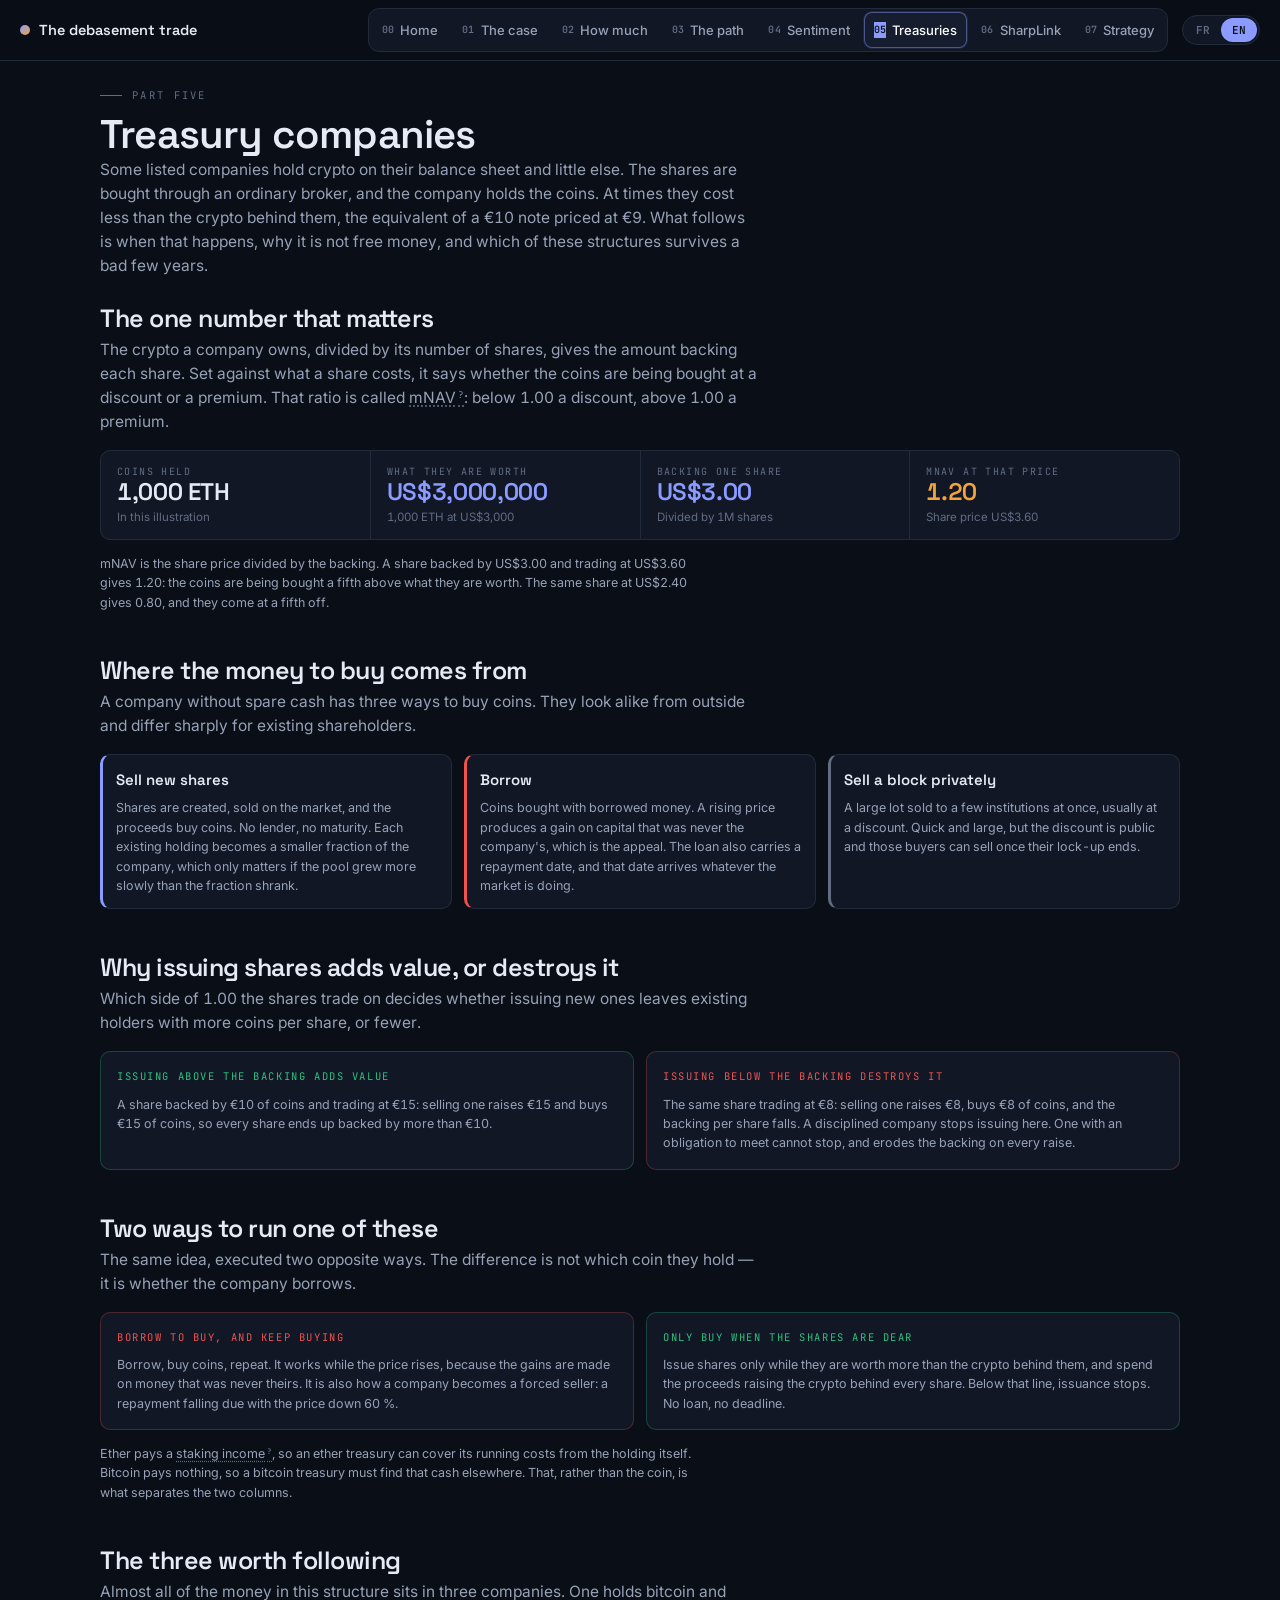
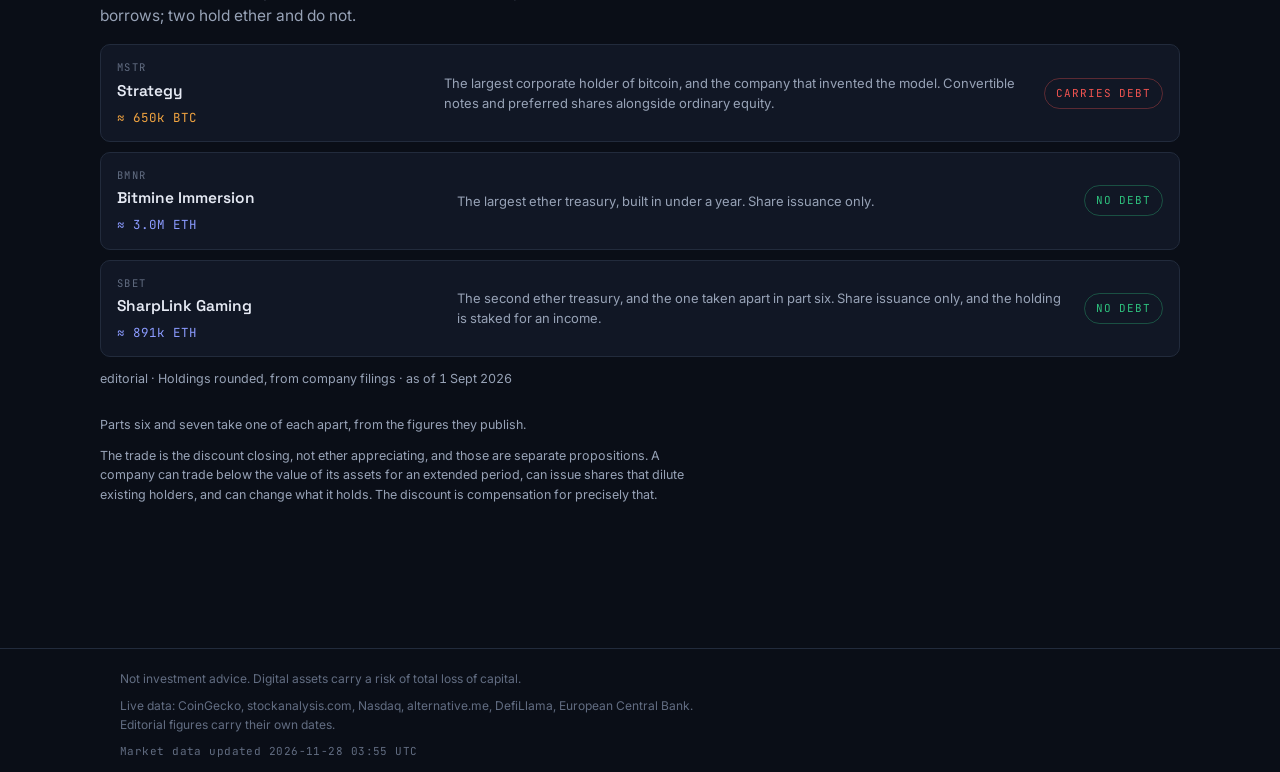
<file: sbet.html>
<!DOCTYPE html>
<html lang="fr">
<head>
<meta charset="utf-8">
<meta name="viewport" content="width=device-width, initial-scale=1">
<title>Treasury companies — the debasement trade</title>
<meta name="theme-color" content="#0a0e17">
<link rel="preconnect" href="https://fonts.googleapis.com">
<link rel="preconnect" href="https://fonts.gstatic.com" crossorigin>
<link href="https://fonts.googleapis.com/css2?family=Space+Grotesk:wght@400;500;600;700&family=Inter:wght@400;500;600&family=JetBrains+Mono:wght@400;500;600&display=swap" rel="stylesheet">
<link rel="stylesheet" href="assets/app.css">
<style>
  .worked{margin-top:16px}
  /* One row per company: name and size on the left, what makes it different on the
     right, and the single fact that decides its risk pinned to the end. */
  .tw{display:flex;flex-direction:column;gap:10px}
  .twr{display:grid;grid-template-columns:minmax(150px,.85fr) 1.6fr auto;gap:16px;align-items:center;
    background:var(--panel);border:1px solid var(--rule);border-radius:var(--r);padding:14px 16px}
  .twr .tk{font-family:var(--mono);font-size:10.5px;letter-spacing:.12em;color:var(--ink-3)}
  .twr .nm{font-family:var(--display);font-size:15.5px;font-weight:600;margin-top:3px}
  .twr .sz{font-family:var(--mono);font-size:12.5px;margin-top:5px}
  .twr p{font-size:13px;color:var(--ink-2);margin:0;max-width:none}
  .twr .dbt{font-family:var(--mono);font-size:11px;letter-spacing:.08em;text-transform:uppercase;
    white-space:nowrap;border:1px solid;border-radius:20px;padding:6px 11px}
  @media (max-width:720px){ .twr{grid-template-columns:1fr;gap:9px} .twr .dbt{justify-self:start} }
</style>
</head>
<body>
<main class="wrap page">
  <p class="eyebrow" data-i18n="sb.eyebrow"></p>
  <h1 data-i18n="sb.h1"></h1>
  <p class="lede" data-i18n="sb.lede"></p>

  <section class="sec" style="margin-top:26px">
    <h2 data-i18n="sb.s.what"></h2>
    <p class="lede" data-i18n-html="sb.s.what.lede"></p>
    <div class="strip g4 worked" id="worked"></div>
    <p class="note" id="workednote" style="margin-top:14px"></p>
  </section>

  <section class="sec">
    <h2 data-i18n="sb.s.raise"></h2>
    <p class="lede" data-i18n="sb.s.raise.lede"></p>
    <div class="grid g3" id="raise" style="margin-top:16px"></div>
  </section>

  <section class="sec">
    <h2 data-i18n="sb.s.mech"></h2>
    <p class="lede" data-i18n="sb.s.mech.lede"></p>
    <div class="cases" id="mech" style="margin-top:16px"></div>
  </section>

  <section class="sec">
    <h2 data-i18n="sb.s.two"></h2>
    <p class="lede" data-i18n="sb.s.two.lede"></p>
    <div class="cases" id="two" style="margin-top:16px"></div>
    <p class="note" data-i18n-html="sb.two.note" style="margin-top:14px"></p>
  </section>

  <section class="sec">
    <h2 data-i18n="sb.s.who"></h2>
    <p class="lede" data-i18n="sb.s.who.lede"></p>
    <div class="tw" id="who" style="margin-top:16px"></div>
    <p class="note dim" id="whosrc" style="margin-top:12px"></p>
  </section>

  <p class="note" data-i18n="sb.next" style="margin-top:26px"></p>
  <p class="note" data-i18n="sb.risk" style="margin-top:12px"></p>
</main>

<script src="assets/i18n.js"></script>
<script src="assets/shell.js"></script>
<script src="assets/sbet.js"></script>
</body>
</html>
</file>
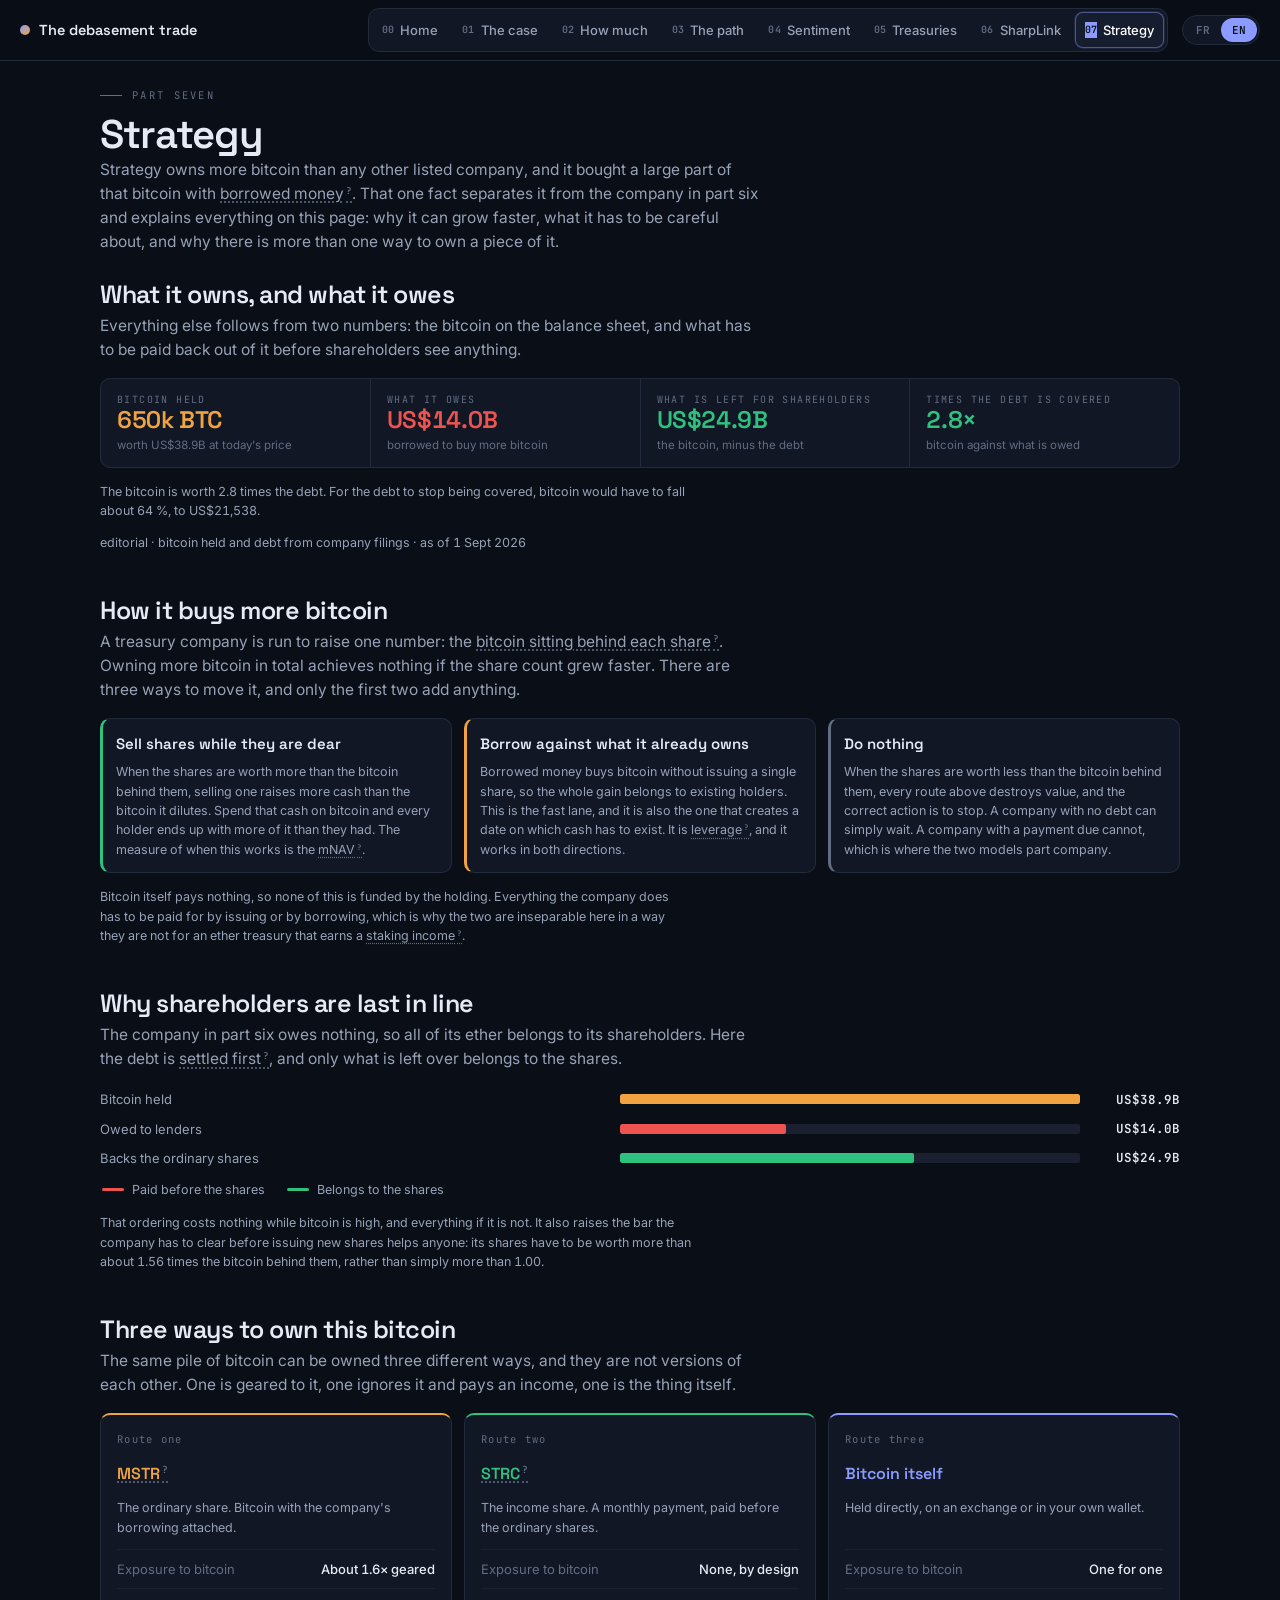
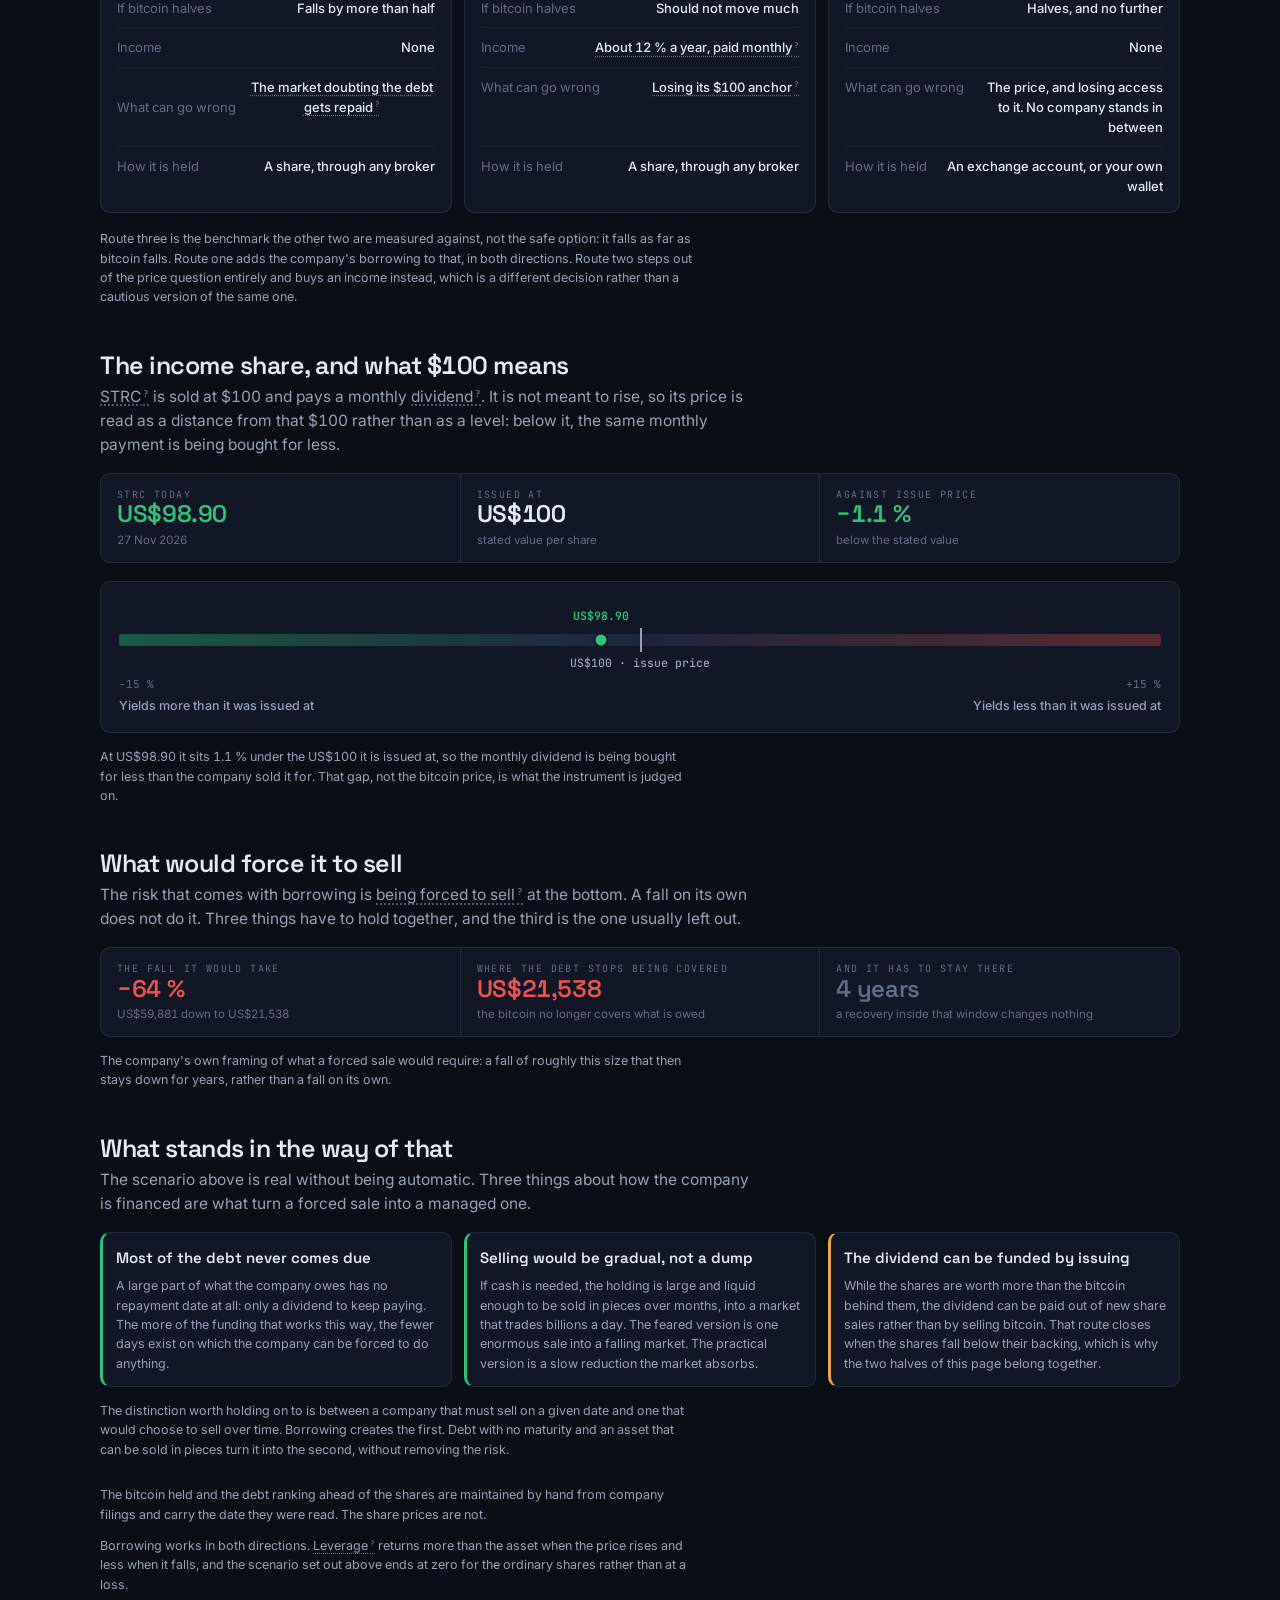
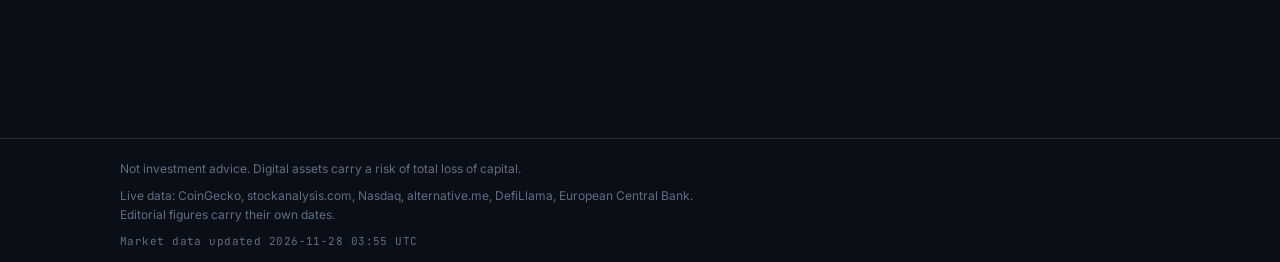
<file: strategy.html>
<!DOCTYPE html>
<html lang="fr">
<head>
<meta charset="utf-8">
<meta name="viewport" content="width=device-width, initial-scale=1">
<title>Strategy</title>
<meta name="theme-color" content="#0a0e17">
<link rel="preconnect" href="https://fonts.googleapis.com">
<link rel="preconnect" href="https://fonts.gstatic.com" crossorigin>
<link href="https://fonts.googleapis.com/css2?family=Space+Grotesk:wght@400;500;600;700&family=Inter:wght@400;500;600&family=JetBrains+Mono:wght@400;500;600&display=swap" rel="stylesheet">
<link rel="stylesheet" href="assets/app.css">
<style>
  .daily{max-height:420px;overflow:auto;border:1px solid var(--rule);
    border-radius:var(--r);background:var(--panel)}
  .daily table{font-size:12.5px}
  .daily th{position:sticky;top:0;background:var(--panel);z-index:1;
    padding:10px 12px 9px;border-bottom:1px solid var(--rule)}
  .daily td{padding:7px 12px}
  .daily td:first-child{font-family:var(--mono);font-size:11.5px;color:var(--ink-2)}
  #tip{font-family:var(--mono);font-size:12px;color:var(--ink-2);min-height:18px;margin-top:8px}
  #tip b{color:var(--ink)}
  .runs{display:grid;grid-template-columns:repeat(auto-fit,minmax(172px,1fr));gap:12px;margin-top:14px}
  .run{background:var(--panel);border:1px solid var(--rule);border-radius:var(--r);padding:14px}
  .run .k{font-size:12px;color:var(--ink-3);margin-bottom:6px}
  .run .v{font-family:var(--display);font-size:20px;font-weight:600}
  .run .n{font-size:11.5px;color:var(--ink-3);margin-top:6px;line-height:1.45}
  /* The par line: where STRC trades against the $100 it is issued at. The traded
     price is tagged above the track and the issue price below, so the two labels
     never collide when the price sits close to par - which is the normal case. */
  .par{background:var(--panel);border:1px solid var(--rule);border-radius:var(--r);padding:18px}
  .par .track{position:relative;height:12px;border-radius:3px;margin:34px 0 30px;
    background:linear-gradient(90deg,rgba(46,194,126,.38),rgba(38,48,74,.55),rgba(239,83,80,.32))}
  .par .par-l{position:absolute;top:-6px;bottom:-6px;width:2px;background:var(--ink-2)}
  .par .dot{position:absolute;top:50%;width:15px;height:15px;border-radius:50%;
    transform:translate(-50%,-50%);border:2px solid var(--panel)}
  .par .tag{position:absolute;transform:translateX(-50%);white-space:nowrap;
    font-family:var(--mono);font-size:11.5px;font-weight:600}
  .par .tag.up{top:-27px}
  .par .tag.dn{top:20px;font-weight:500;color:var(--ink-2)}
  .par .ends{display:grid;grid-template-columns:1fr 1fr;gap:18px;
    font-family:var(--mono);font-size:11px;color:var(--ink-3)}
  .par .ends b{display:block;font-weight:500;color:var(--ink-2);margin-top:4px;
    font-family:var(--body);font-size:12.5px;line-height:1.4}
  .par .ends span:last-child{text-align:right}
  /* Three ways to own the same bitcoin, side by side. The rows have to line up
     across the columns or the table cannot be scanned, so each column is a grid
     that inherits the parent's rows. Where subgrid is missing the columns simply
     read as three independent cards, which is also the phone layout. */
  .cmp{display:grid;grid-template-columns:repeat(3,1fr);gap:12px;margin-top:16px}
  .cmp .col{background:var(--panel);border:1px solid var(--rule);border-radius:var(--r);
    padding:16px}
  .cmp .hd{font-family:var(--mono);font-size:10.5px;letter-spacing:.12em;color:var(--ink-3)}
  .cmp .nm{font-family:var(--display);font-size:16px;font-weight:600;margin:5px 0 3px}
  .cmp .sub{font-size:12.5px;color:var(--ink-2);margin:0;max-width:none}
  .cmp .row{display:flex;justify-content:space-between;gap:12px;align-items:baseline;
    border-top:1px solid var(--rule-soft);font-size:13px;padding-top:9px}
  .cmp .row .k{color:var(--ink-3);flex:none}
  .cmp .row .v{text-align:right;font-weight:500}
  @supports (grid-template-rows: subgrid){
    @media (min-width:821px){
      .cmp{grid-template-rows:auto auto auto repeat(5,auto)}
      .cmp .col{display:grid;grid-row:1/-1;grid-template-rows:subgrid;row-gap:9px;
        align-content:start}
      .cmp .sub{margin-bottom:3px}
    }
  }
  @media (max-width:820px){
    .cmp{grid-template-columns:1fr}
    .cmp .sub{margin-bottom:12px}
    .cmp .row{margin-top:9px}
  }
</style></style>
</head>
<body>
<main class="wrap page">
  <p class="eyebrow" data-i18n="st.eyebrow"></p>
  <h1 data-i18n="st.h1"></h1>
  <p class="lede" data-i18n-html="st.lede"></p>

  <section class="sec" style="margin-top:26px">
    <h2 data-i18n="st.s.what"></h2>
    <p class="lede" data-i18n-html="st.s.what.lede"></p>
    <div class="strip g4" id="figs" style="margin-top:16px"></div>
    <p class="note" id="covernote" style="margin-top:14px"></p>
    <p class="note dim" id="figsrc" style="margin-top:8px"></p>
  </section>

  <section class="sec">
    <h2 data-i18n="st.s.engine"></h2>
    <p class="lede" data-i18n-html="st.s.engine.lede"></p>
    <div class="grid g3" id="engine" style="margin-top:16px"></div>
    <p class="note" id="enginenote" style="margin-top:14px"></p>
  </section>

  <section class="sec">
    <h2 data-i18n="st.s.floor"></h2>
    <p class="lede" data-i18n-html="st.s.floor.lede"></p>
    <div class="bars" id="stack" style="margin-top:18px"></div>
    <div class="legend" id="stackkey" style="margin-top:12px"></div>
    <p class="note" id="floornote" style="margin-top:14px"></p>
  </section>

  <section class="sec">
    <h2 data-i18n="st.s.three"></h2>
    <p class="lede" data-i18n-html="st.s.three.lede"></p>
    <div class="cmp" id="cmp"></div>
    <p class="note" id="cmpnote" style="margin-top:16px"></p>
  </section>

  <section class="sec">
    <h2 data-i18n="st.s.strc"></h2>
    <p class="lede" data-i18n-html="st.s.strc.lede"></p>
    <div class="strip g3" id="strc" style="margin-top:16px"></div>
    <div class="par" id="par" style="margin-top:18px"></div>
    <p class="note" id="strcread" style="margin-top:14px"></p>
  </section>

  <section class="sec">
    <h2 data-i18n="st.s.break"></h2>
    <p class="lede" data-i18n-html="st.s.break.lede"></p>
    <div class="strip g3" id="stress" style="margin-top:16px"></div>
    <p class="note" id="stressnote" style="margin-top:14px"></p>
  </section>

  <section class="sec">
    <h2 data-i18n="st.s.mitig"></h2>
    <p class="lede" data-i18n-html="st.s.mitig.lede"></p>
    <div class="grid g3" id="mitig" style="margin-top:16px"></div>
    <p class="note" data-i18n-html="st.mitig.note" style="margin-top:14px"></p>
  </section>

  <p class="note" data-i18n="st.note" style="margin-top:26px"></p>
  <p class="note" data-i18n-html="st.risk" style="margin-top:12px"></p>
</main>

<script src="assets/i18n.js"></script>
<script src="assets/shell.js"></script>
<script src="assets/strategy.js"></script>
</body>
</html>
</file>
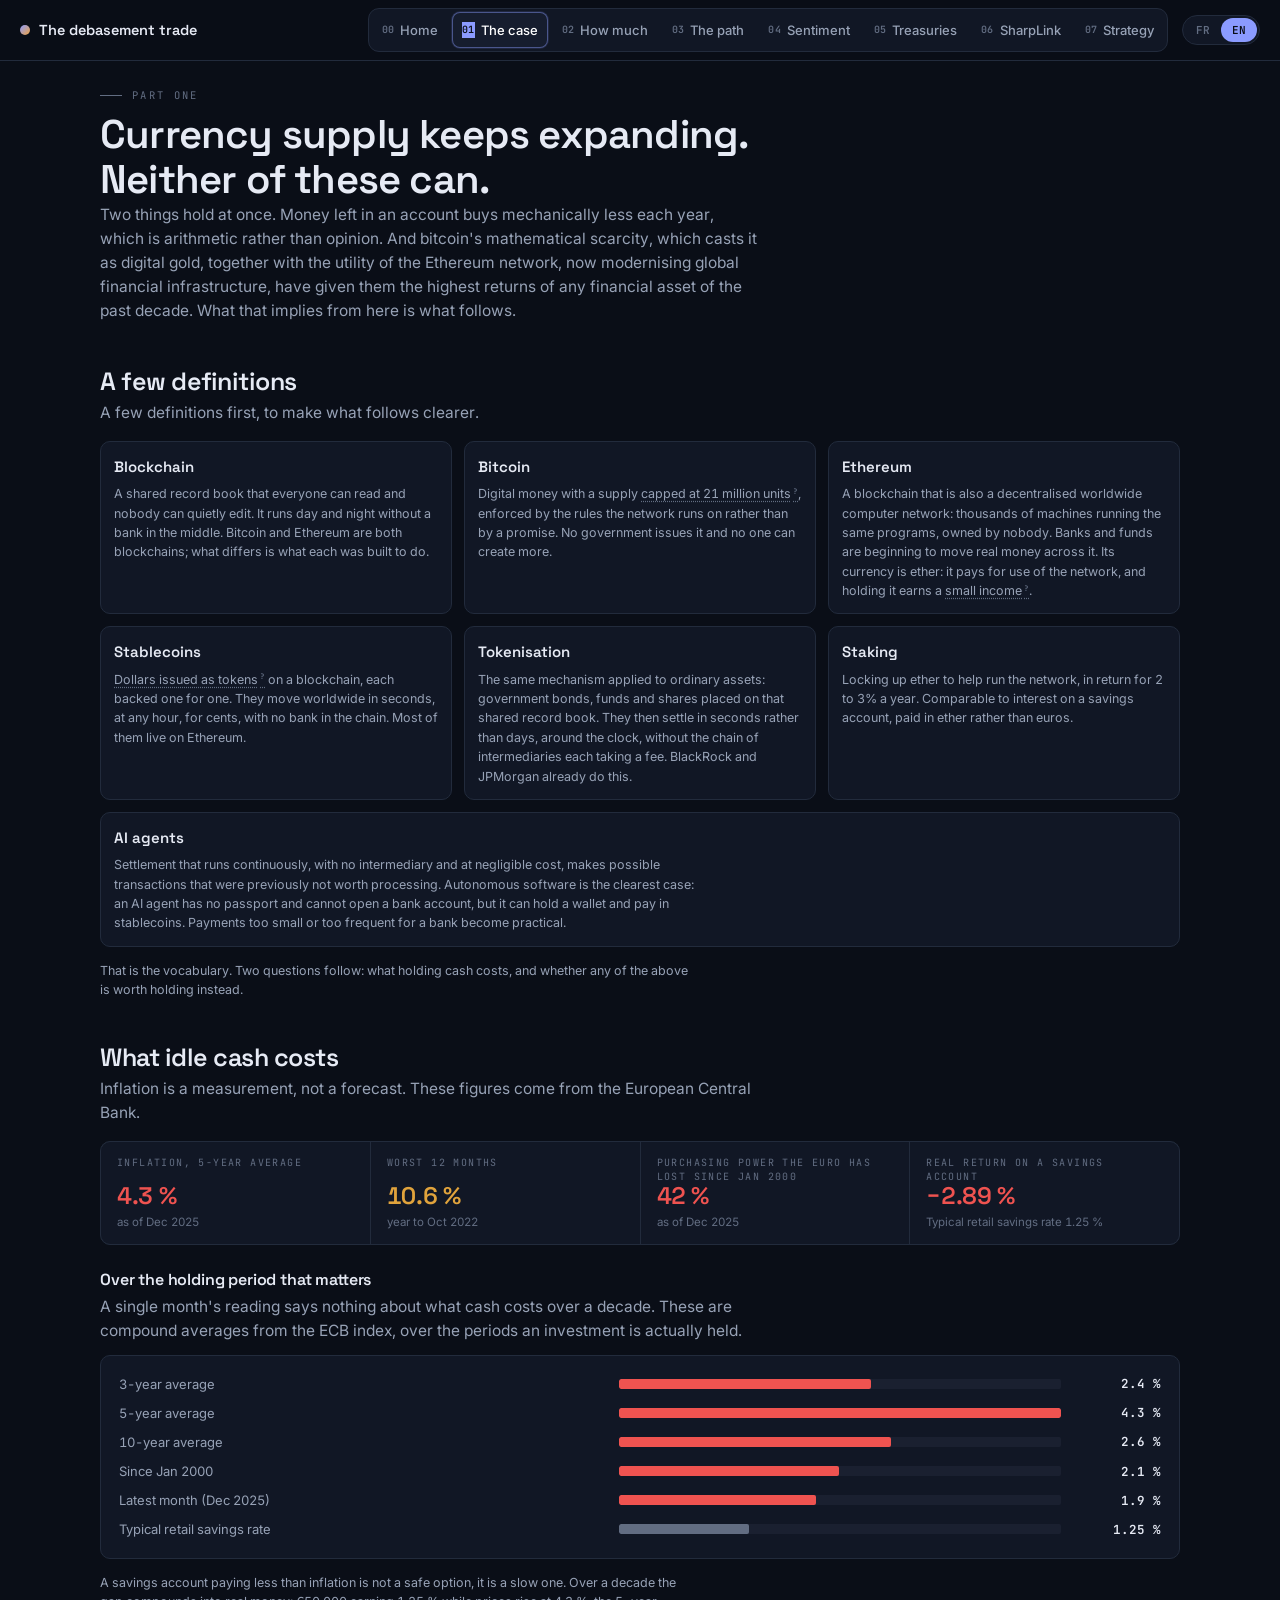
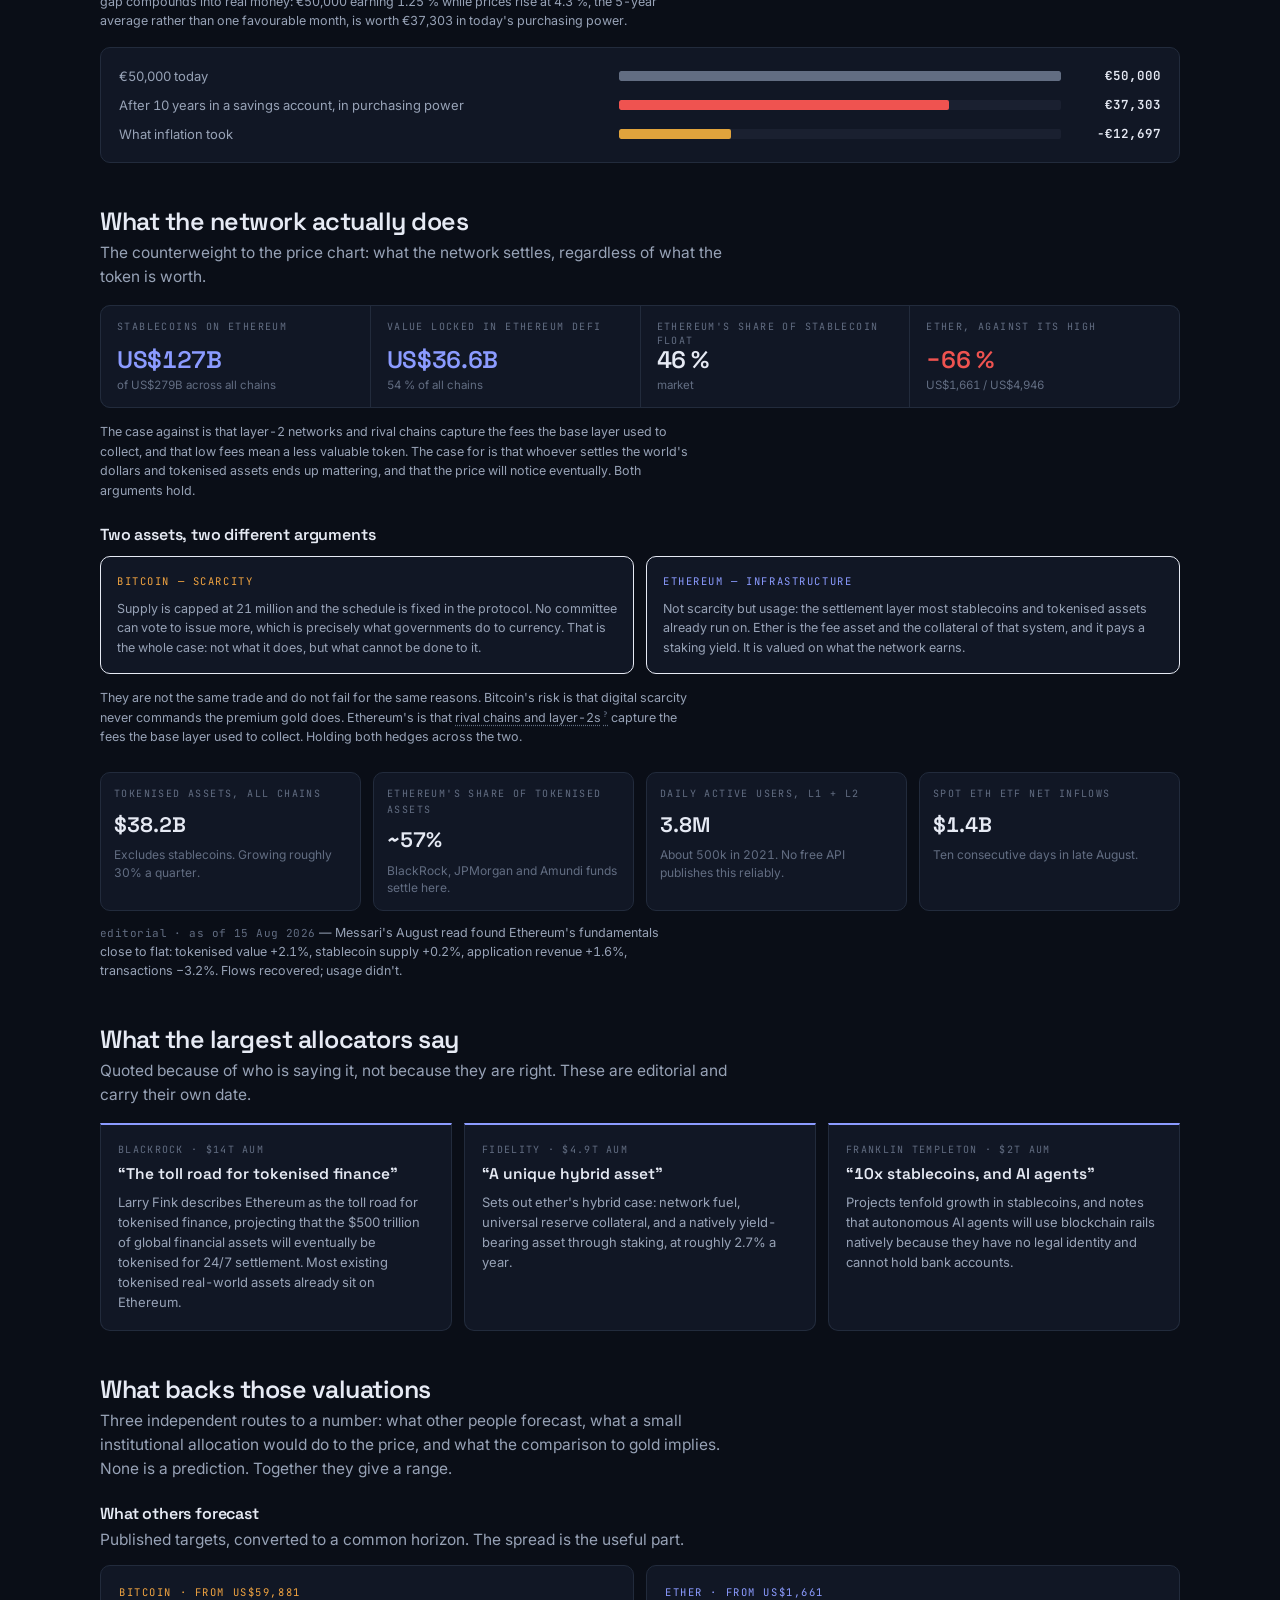
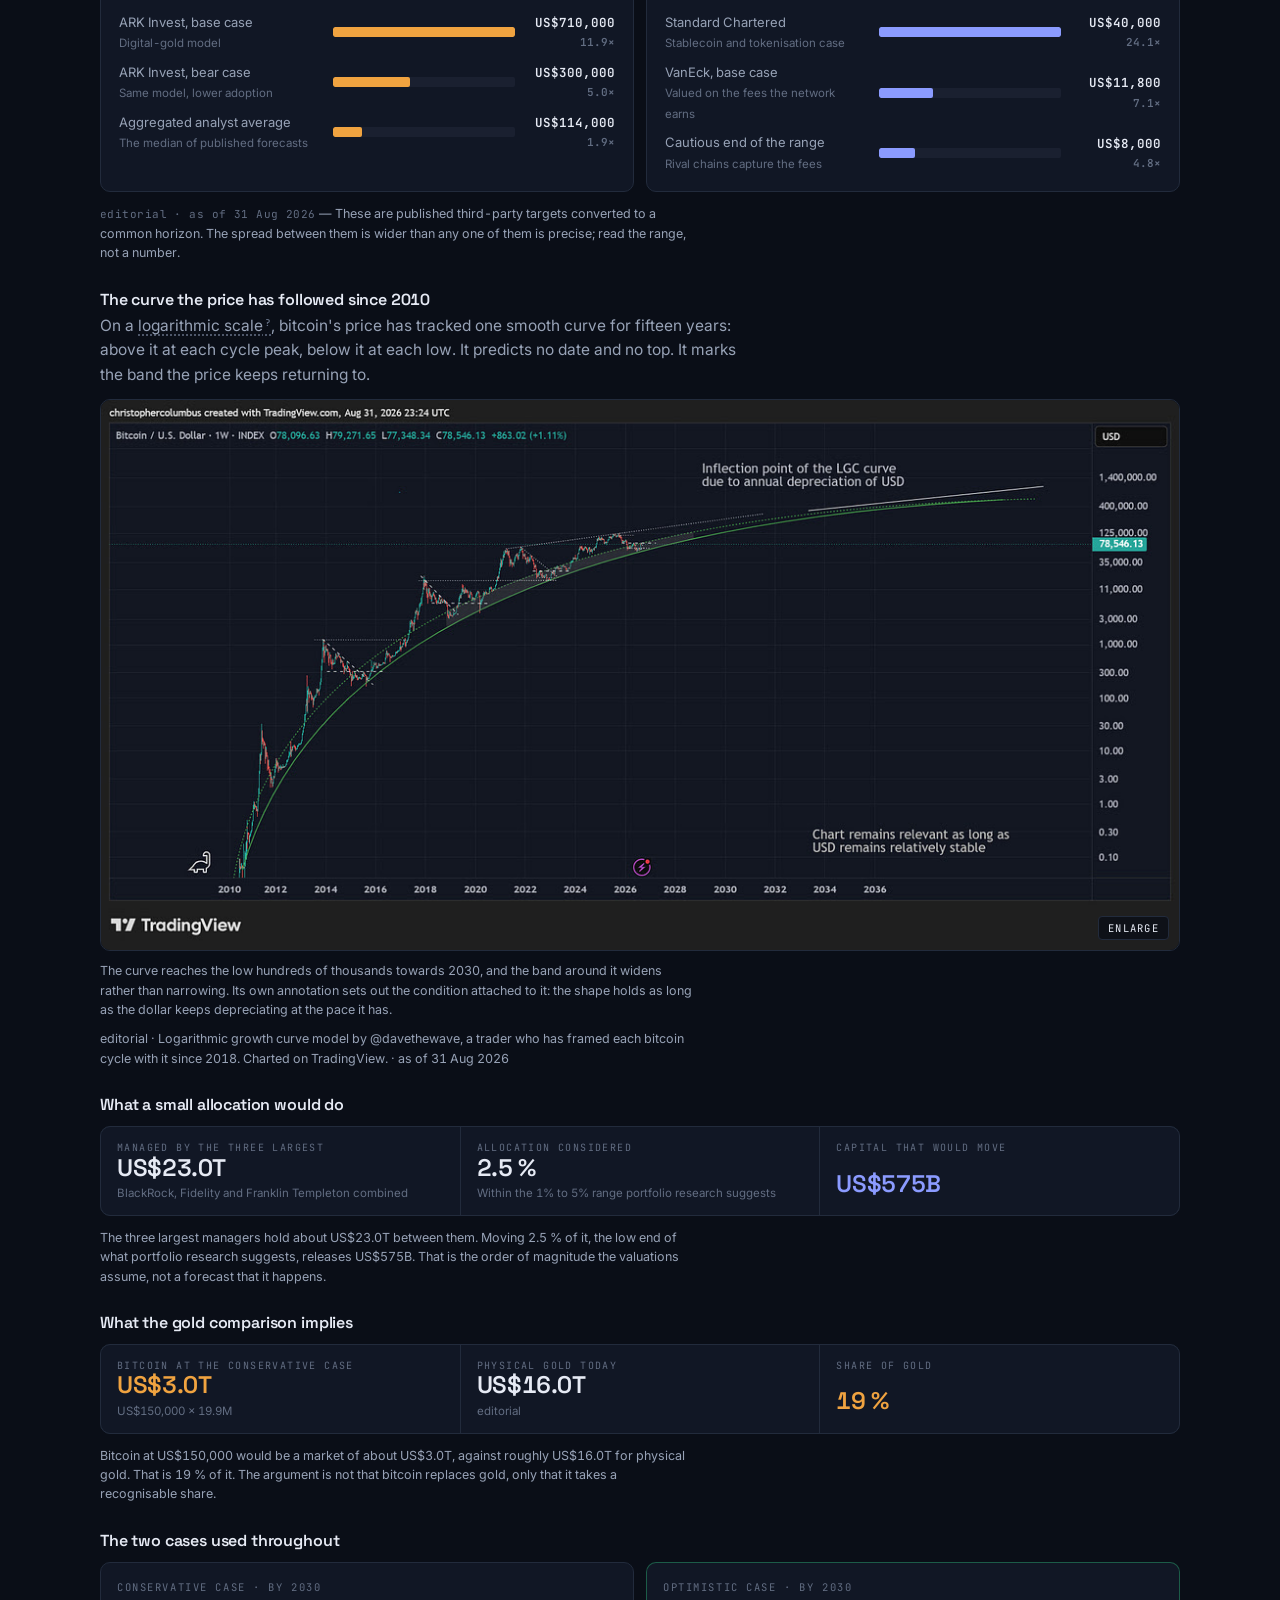
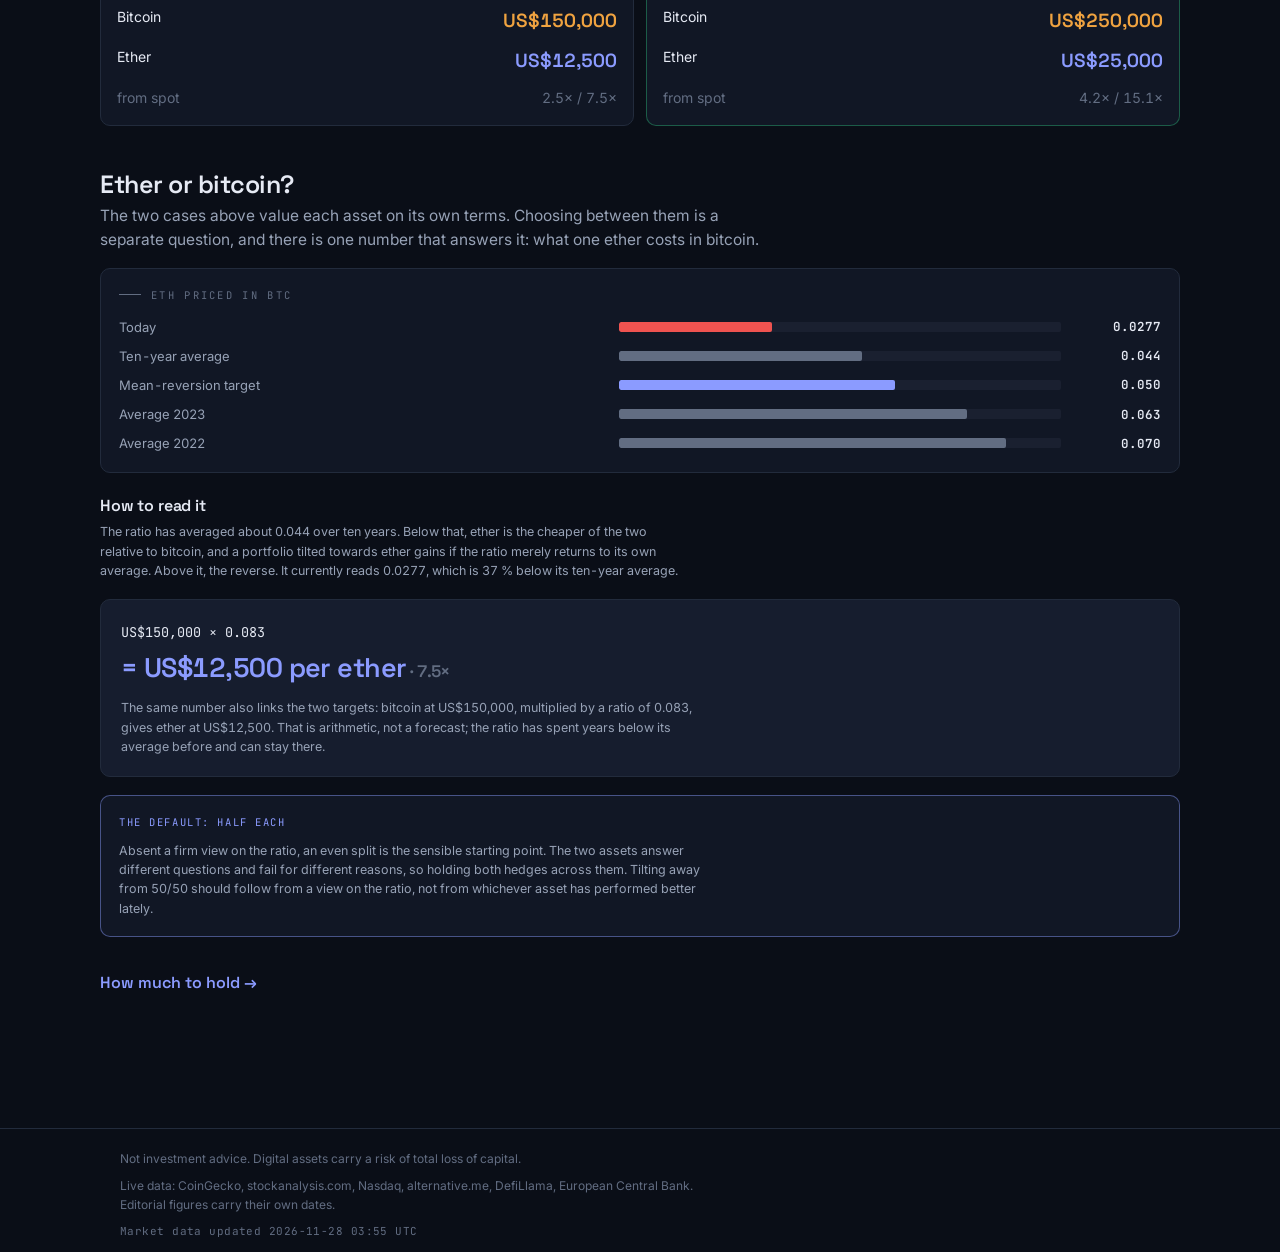
<file: thesis.html>
<!DOCTYPE html>
<html lang="fr">
<head>
<meta charset="utf-8">
<meta name="viewport" content="width=device-width, initial-scale=1">
<title>The case — the debasement trade</title>
<meta name="theme-color" content="#0a0e17">
<link rel="preconnect" href="https://fonts.googleapis.com">
<link rel="preconnect" href="https://fonts.gstatic.com" crossorigin>
<link href="https://fonts.googleapis.com/css2?family=Space+Grotesk:wght@400;500;600;700&family=Inter:wght@400;500;600&family=JetBrains+Mono:wght@400;500;600&display=swap" rel="stylesheet">
<link rel="stylesheet" href="assets/app.css">
<style>
  h1 em{font-style:normal;background:linear-gradient(92deg,var(--eth),#a78bfa);
    -webkit-background-clip:text;background-clip:text;color:transparent}
  .q{background:var(--panel);border:1px solid var(--rule);border-top:2px solid var(--eth);
     border-radius:0 0 var(--r) var(--r);padding:17px}
  .q .who{font-family:var(--mono);font-size:10px;letter-spacing:.13em;
    text-transform:uppercase;color:var(--ink-3)}
  .q .h{font-family:var(--display);font-size:15.5px;font-weight:600;margin:8px 0 7px;line-height:1.25}
  .q p{font-size:13px;color:var(--ink-2);margin:0;max-width:none}
  .math{background:var(--panel-2);border:1px solid var(--rule);border-radius:var(--r);
    padding:20px;margin:18px 0;font-family:var(--mono);font-size:13.5px;line-height:1.85}
  .math .big{font-family:var(--display);font-size:clamp(19px,3vw,27px);font-weight:600;
    letter-spacing:-.02em;color:var(--eth);line-height:1.25;margin-top:6px}
  .nextlink{display:inline-block;margin-top:34px;font-family:var(--display);
    font-weight:600;font-size:16px}

  /* A chart that only makes its point when the axis labels are legible, so the
     thumbnail opens full-screen rather than trying to carry the detail inline. */
  .shot{margin:12px 0 0}
  .shot-btn{display:block;width:100%;padding:0;border:1px solid var(--rule);border-radius:var(--r);
    background:var(--panel);cursor:zoom-in;position:relative;overflow:hidden;line-height:0}
  .shot-btn:hover,.shot-btn:focus-visible{border-color:var(--eth);outline:none}
  .shot-btn img{width:100%;height:auto;display:block}
  .shot-zoom{position:absolute;right:10px;bottom:10px;font-family:var(--mono);font-size:10.5px;
    letter-spacing:.12em;text-transform:uppercase;color:var(--ink);line-height:1;
    background:rgba(10,14,23,.82);border:1px solid var(--rule);border-radius:4px;padding:6px 9px}
  .shot figcaption{margin-top:10px}
  .lbox{position:fixed;inset:0;z-index:60;background:rgba(6,9,15,.94);overflow:auto;
    display:flex;align-items:center;justify-content:center;padding:16px}
  .lbox[hidden]{display:none}
  .lbox img{max-width:100%;max-height:100%;width:auto;height:auto;
    border:1px solid var(--rule);border-radius:var(--r)}
  /* On a narrow screen, fitting the chart to the width leaves the axis labels as
     unreadable as they are in the thumbnail, so it opens at full size and pans. */
  @media (max-width:760px){
    .lbox{align-items:flex-start;justify-content:flex-start;padding:52px 16px 16px}
    .lbox img{max-width:none;max-height:none;width:1100px}
  }
  .lbox-close{position:fixed;top:12px;right:14px;z-index:1;width:38px;height:38px;border-radius:50%;
    background:var(--panel);border:1px solid var(--rule);color:var(--ink);
    font-size:22px;line-height:1;cursor:pointer}
  .lbox-close:hover{border-color:var(--eth)}
</style>
</head>
<body>
<main class="wrap page">
  <p class="eyebrow" data-i18n="th.eyebrow"></p>
  <h1 data-i18n-html="th.h1"></h1>
  <p class="lede" data-i18n="th.lede"></p>

  <section class="sec">
    <h2 data-i18n="th.s0"></h2>
    <p class="lede" data-i18n="th.s0.lede"></p>
    <div class="grid g3" id="words" style="margin-top:16px"></div>
    <p class="note" data-i18n="th.s0.note" style="margin-top:14px"></p>
  </section>

  <section class="sec">
    <h2 data-i18n="th.s1"></h2>
    <p class="lede" data-i18n="th.s1.lede"></p>
    <div class="strip g4" id="infl" style="margin-top:16px"></div>
    <h3 id="h-windows" style="margin-top:26px"></h3>
    <p class="lede" id="l-windows" style="margin-top:6px"></p>
    <div class="panel" style="margin-top:12px"><div class="bars" id="windows"></div></div>
    <p class="note" id="inflnote" style="margin-top:14px"></p>
    <div class="panel" style="margin-top:16px"><div class="bars" id="erosion"></div></div>
  </section>

  <section class="sec">
    <h2 data-i18n="th.s2"></h2>
    <p class="lede" data-i18n="th.s2.lede"></p>
    <div class="strip g4" id="network" style="margin-top:16px"></div>
    <p class="note" id="netnote" style="margin-top:14px"></p>
    <h3 data-i18n="th.s2.why" style="margin-top:26px"></h3>
    <div class="cases" id="why" style="margin-top:12px"></div>
    <p class="note" data-i18n-html="th.s2.why.note" style="margin-top:14px"></p>
    <div class="grid g4" id="adoption" style="margin-top:26px"></div>
    <p class="note" id="caveat" style="margin-top:12px"></p>
  </section>

  <section class="sec">
    <h2 data-i18n="th.s3"></h2>
    <p class="lede" data-i18n="th.s3.lede"></p>
    <div class="grid g3" id="quotes" style="margin-top:16px"></div>
  </section>

  <section class="sec">
    <h2 data-i18n="th.s4"></h2>
    <p class="lede" data-i18n="th.s4.lede"></p>

    <h3 data-i18n="th.f.title" style="margin-top:24px"></h3>
    <p class="lede" data-i18n="th.f.lede" style="margin-top:6px"></p>
    <div class="grid g2" id="forecasts" style="margin-top:12px"></div>
    <p class="note" id="fcaveat" style="margin-top:12px"></p>

    <h3 data-i18n="th.lgc.title" style="margin-top:28px"></h3>
    <p class="lede" data-i18n-html="th.lgc.lede" style="margin-top:6px"></p>
    <figure class="shot">
      <button type="button" class="shot-btn" id="lgcopen">
        <img src="assets/img/lgc-btc.jpg" alt="" id="lgcimg" loading="lazy" width="1100" height="562">
        <span class="shot-zoom" data-i18n="common.enlarge"></span>
      </button>
      <figcaption class="note" data-i18n="th.lgc.cap"></figcaption>
    </figure>
    <p class="note dim" id="lgcsrc" style="margin-top:10px"></p>

    <h3 data-i18n="th.a.title" style="margin-top:28px"></h3>
    <div class="strip g3" id="alloc" style="margin-top:12px"></div>
    <p class="note" id="allocnote" style="margin-top:12px"></p>

    <h3 data-i18n="th.g.title" style="margin-top:28px"></h3>
    <div class="strip g3" id="gold" style="margin-top:12px"></div>
    <p class="note" id="goldnote" style="margin-top:12px"></p>

    <h3 data-i18n="th.s4.cases" style="margin-top:28px"></h3>
    <div class="cases" id="cases" style="margin-top:12px"></div>
  </section>

  <section class="sec">
    <h2 data-i18n="th.s5"></h2>
    <p class="lede" data-i18n="th.s5.lede"></p>
    <div class="panel" style="margin-top:16px">
      <p class="eyebrow" data-i18n="th.s4.ratio" style="margin-bottom:14px"></p>
      <div class="bars" id="ratio"></div>
    </div>
    <h3 data-i18n="th.s5.how" style="margin-top:24px"></h3>
    <p class="note" id="ratioread" style="margin-top:8px"></p>
    <div class="math" id="math"></div>
    <div class="panel" style="margin-top:16px;border-color:rgba(139,155,255,.45)">
      <div class="lbl" style="font-family:var(--mono);font-size:10.5px;letter-spacing:.15em;
        text-transform:uppercase;color:var(--accent)" data-i18n="th.s5.default"></div>
      <p class="note" data-i18n="th.s5.default.d" style="margin:10px 0 0"></p>
    </div>
  </section>

  <a class="nextlink" href="allocation.html" data-i18n="th.next"></a>
  <div class="lbox" id="lbox" hidden>
    <button type="button" class="lbox-close" id="lboxclose" aria-label="Close">&times;</button>
    <img src="assets/img/lgc-btc.jpg" alt="" id="lboximg">
  </div>
</main>

<script src="assets/i18n.js"></script>
<script src="assets/shell.js"></script>
<script>
Shell.mount("thesis");
const { t } = I18N, S = Shell;
const FR = () => I18N.lang === "fr";
let D = null;

const cell = (k,v,x,col) =>
  `<div class="cell"><div class="k">${k}</div>`+
  `<div class="v"${col?` style="color:${col}"`:""}>${v}</div><div class="x">${x||""}</div></div>`;

const bar = (name, w, val, col) =>
  `<div class="br"><span class="n">${name}</span>`+
  `<span class="t"><i style="width:${Math.max(2,Math.min(100,w))}%;background:${col}"></i></span>`+
  `<span class="v">${val}</span></div>`;

const SAVINGS_RATE = 0.0125;   // typical French livret, the comparison baseline

function render(){
  if(!D) return;

  /* --- vocabulary, before anything that uses it --------------------------- */
  /* six terms in the grid, then the consequence of the last two across its full
     width, since it is what they add up to rather than a seventh definition */
  document.getElementById("words").innerHTML = [1,2,3,4,5,6,7].map(i =>
    `<div class="panel pad-sm"${i === 7 ? ' style="grid-column:1/-1"' : ""}>` +
    `<div style="font-family:var(--display);font-size:15px;` +
    `font-weight:600;margin-bottom:6px">${t("th.w"+i+".t")}</div>` +
    `<p class="note" style="margin:0">${t("th.w"+i+".d")}</p></div>`).join("");

  const m = D.market || {}, h = m.hicp, st = D.stats, notes = D.notes || {};

  /* --- inflation -------------------------------------------------------- */
  /* The headline is a multi-year compound average, not last month's print: over a
     holding period that is the number that decides what cash costs you. HEADLINE_YEARS
     picks the longest window the ECB series supports up to 10 years. */
  const win = (h && h.avg) || {};
  const HEADLINE = ["5","10","3"].find(k => win[k]) || "all";
  const infl = win[HEADLINE] ? win[HEADLINE].rate : (h ? h.annual_rate/100 : null);
  const hn = HEADLINE === "all" ? null : HEADLINE;
  const real = infl != null ? (1+SAVINGS_RATE)/(1+infl) - 1 : null;

  document.getElementById("infl").innerHTML =
    cell(hn ? t("th.s1.avg",{n:hn}) : t("th.s1.avg.all",{from:h?S.date(win.all.from):""}),
         infl != null ? S.pct(infl,1) : "—",
         win[HEADLINE] ? t("common.asof")+" "+S.date(h.index_date) : "", "var(--down)") +
    cell(t("th.s1.peak"), h && h.peak_12m != null ? S.pct(h.peak_12m,1) : "—",
         h && h.peak_12m_date ? t("th.s1.peak.x",{date:S.date(h.peak_12m_date)}) : "", "var(--warn)") +
    cell(t("th.s1.loss",{base:h?S.date(h.base_date):"2000"}),
         h ? S.pct(h.loss_since,0) : "—",
         h ? t("common.asof")+" "+S.date(h.index_date) : "", "var(--down)") +
    cell(t("th.s1.real"), real!=null ? S.signed(real,2) : "—",
         t("th.s1.savings")+" "+S.pct(SAVINGS_RATE,2), "var(--down)");

  /* every window, so nothing is being cherry-picked */
  document.getElementById("h-windows").textContent = t("th.s1.windows");
  document.getElementById("l-windows").textContent = t("th.s1.windows.lede");
  const rows = [];
  ["3","5","10"].forEach(k => { if (win[k]) rows.push([t("th.s1.win.n",{n:k}), win[k].rate]); });
  if (win.all) rows.push([t("th.s1.win.all",{from:S.date(win.all.from)}), win.all.rate]);
  if (h) rows.push([t("th.s1.win.latest")+" ("+S.date(h.annual_rate_date)+")", h.annual_rate/100]);
  const top = Math.max.apply(null, rows.map(r => r[1]).concat([SAVINGS_RATE]));
  document.getElementById("windows").innerHTML =
    rows.map(([n,v]) => bar(n, v/top*100, S.pct(v,1),
      v > SAVINGS_RATE ? "var(--down)" : "var(--ink-3)")).join("") +
    bar(t("th.s1.savings"), SAVINGS_RATE/top*100, S.pct(SAVINGS_RATE,2), "var(--ink-3)");

  if(infl != null){
    const after = 50000 * Math.pow((1+SAVINGS_RATE)/(1+infl), 10);
    document.getElementById("inflnote").textContent =
      t("th.s1.note",{rate:S.pct(SAVINGS_RATE,2), infl:S.pct(infl,1),
                      n:hn || "26", result:S.eur(after)});
    const lost = 1 - Math.pow((1+SAVINGS_RATE)/(1+infl), 10);
    document.getElementById("erosion").innerHTML =
      bar(FR()?"50 000 € aujourd'hui":"€50,000 today", 100, S.eur(50000), "var(--ink-3)") +
      bar(FR()?"Après 10 ans sur un livret, en pouvoir d'achat":"After 10 years in a savings account, in purchasing power",
          (1-lost)*100, S.eur(after), "var(--down)") +
      bar(FR()?"Ce que l'inflation a pris":"What inflation took",
          lost*100, "−"+S.eur(50000-after), "var(--warn)");
  }

  /* --- network ---------------------------------------------------------- */
  const sc = m.stables, tv = m.tvl;
  const ATH = 4946;   // stated in the scenario file; ether's August 2025 high
  document.getElementById("network").innerHTML =
    cell(t("th.s2.stables"), sc ? S.big(sc.ethereum,"USD") : "—",
         sc ? t("th.s2.stables.x",{total:S.big(sc.total,"USD")}) : "", "var(--eth)") +
    cell(t("th.s2.tvl"), tv ? S.big(tv.ethereum,"USD") : "—",
         tv ? t("th.s2.tvl.x",{share:S.pct(tv.eth_share,0)}) : "", "var(--eth)") +
    cell(t("th.s2.share"), sc ? S.pct(sc.eth_share,0) : "—", t("common.live")) +
    cell(t("th.s2.price"), S.signed(st.eth_now/ATH - 1, 0),
         S.usd(st.eth_now)+" / "+S.usd(ATH), "var(--down)");
  document.getElementById("netnote").textContent = t("th.s2.note");

  document.getElementById("why").innerHTML = [["btc","var(--btc)"],["eth","var(--eth)"]].map(([k,col])=>
    `<div class="case" style="border-color:${col}33">` +
    `<div class="lbl" style="color:${col}">${t("th.s2.why."+k+".t")}</div>` +
    `<p class="note" style="margin:10px 0 0">${t("th.s2.why."+k+".d")}</p></div>`).join("");

  const ad = notes.adoption || {cards:[]};
  document.getElementById("adoption").innerHTML = (ad.cards||[]).map(c=>{
    const [en,fr,val,den,dfr] = c;
    return `<div class="panel pad-sm"><div class="k" style="font-family:var(--mono);font-size:10px;`+
      `letter-spacing:.14em;text-transform:uppercase;color:var(--ink-3)">${FR()?fr:en}</div>`+
      `<div style="font-family:var(--display);font-size:21px;font-weight:600;margin:7px 0 5px">${val}</div>`+
      `<div style="font-size:12px;color:var(--ink-3);line-height:1.45">${FR()?dfr:den}</div></div>`;
  }).join("");
  document.getElementById("caveat").innerHTML =
    `<span class="asof">${t("common.editorial")} · ${t("common.asof")} ${S.date(ad.as_of)}</span> — `+
    (FR()? (ad.caveat_fr||"") : (ad.caveat||""));

  /* --- quotes ----------------------------------------------------------- */
  document.getElementById("quotes").innerHTML = (notes.quotes||[]).map(q=>
    `<div class="q"><div class="who">${FR()?q.who_fr:q.who}</div>`+
    `<div class="h">${FR()?q.head_fr:q.head}</div>`+
    `<p>${FR()?q.body_fr:q.body}</p></div>`).join("");

  /* --- what backs the valuations ---------------------------------------- */
  const A = D.assumptions, ref = A.ethbtc_reference, now = st.ebtc_now;
  const fc = notes.forecasts || {}, va = notes.valuation_anchors || {};

  const spotOf = k => k === "eth" ? st.eth_now : (m.btc_usd || 0);
  document.getElementById("forecasts").innerHTML = ["btc","eth"].map(k => {
    const col = k === "eth" ? "var(--eth)" : "var(--btc)";
    const rows = (fc[k] || []).map(f =>
      `<div class="br"><span class="n">${f.who}<br><span class="dim" style="font-size:11.5px">${
        FR() ? (f.note_fr || f.note) : f.note}</span></span>` +
      `<span class="t"><i style="width:${Math.min(100, f.usd / Math.max(...(fc[k]||[{usd:1}]).map(x=>x.usd)) * 100)}%;background:${col}"></i></span>` +
      `<span class="v">${S.usd(f.usd)}<br><span class="dim" style="font-size:11px">${
        S.num(f.usd / (spotOf(k) || 1), 1)}×</span></span></div>`).join("");
    return `<div class="panel"><div class="lbl" style="font-family:var(--mono);font-size:10.5px;` +
      `letter-spacing:.15em;text-transform:uppercase;color:${col};margin-bottom:12px">` +
      `${t("common." + k)} · ${t("th.f.from", {spot: S.usd(spotOf(k))})}</div>` +
      `<div class="bars">${rows}</div></div>`;
  }).join("");
  document.getElementById("fcaveat").innerHTML =
    `<span class="asof">${t("common.editorial")} · ${t("common.asof")} ${S.date(fc.as_of)}</span> — ` +
    (FR() ? (fc.caveat_fr || "") : (fc.caveat || ""));

  const aum = (va.aum_top3_usd_bn || 0) * 1e9, alloc = va.allocation_pct || 0;
  document.getElementById("alloc").innerHTML =
    cell(t("th.a.aum"), S.big(va.aum_top3_usd_bn, "USD"),
         FR() ? va.aum_note_fr : va.aum_note) +
    cell(t("th.a.pct"), S.pct(alloc, 1), FR() ? va.allocation_note_fr : va.allocation_note) +
    cell(t("th.a.flow"), S.big(va.aum_top3_usd_bn * alloc, "USD"), "", "var(--eth)");
  document.getElementById("allocnote").textContent = t("th.a.lede", {
    aum: S.big(va.aum_top3_usd_bn, "USD"), pct: S.pct(alloc, 1),
    flow: S.big(va.aum_top3_usd_bn * alloc, "USD")});

  const btcTgt = A.cases.base.btc_usd, capBn = btcTgt * (va.btc_supply_m || 19.9) * 1e6 / 1e9;
  document.getElementById("gold").innerHTML =
    cell(t("th.g.cap"), S.big(capBn, "USD"), S.usd(btcTgt) + " × " + S.num(va.btc_supply_m, 1) + "M", "var(--btc)") +
    cell(t("th.g.gold"), S.big(va.gold_market_usd_bn, "USD"), t("common.editorial")) +
    cell(t("th.g.share"), S.pct(capBn / (va.gold_market_usd_bn || 1), 0), "", "var(--btc)");
  document.getElementById("goldnote").textContent = t("th.g.lede", {
    target: S.usd(btcTgt), cap: S.big(capBn, "USD"), gold: S.big(va.gold_market_usd_bn, "USD"),
    share: S.pct(capBn / (va.gold_market_usd_bn || 1), 0)});
  const scale = v => v/0.08*100;
  document.getElementById("ratio").innerHTML =
    bar(t("th.s4.ratio.now"), scale(now), S.num(now,4), "var(--down)") +
    bar(t("th.s4.ratio.10y"), scale(ref.avg_10y), S.num(ref.avg_10y,3), "var(--ink-3)") +
    bar(t("th.s4.ratio.target"), scale(ref.target), S.num(ref.target,3), "var(--eth)") +
    bar((FR()?"Moyenne ":"Average ")+"2023", scale(ref.avg_2023), S.num(ref.avg_2023,3), "var(--ink-3)") +
    bar((FR()?"Moyenne ":"Average ")+"2022", scale(ref.avg_2022), S.num(ref.avg_2022,3), "var(--ink-3)");

  const base = A.cases.base;
  const gap = now / ref.avg_10y - 1;
  document.getElementById("ratioread").textContent = t("th.s5.read", {
    avg: S.num(ref.avg_10y, 3), now: S.num(now, 4),
    verdict: t(gap < 0 ? "th.s5.below" : "th.s5.above", {pct: S.pct(Math.abs(gap), 0)})});
  document.getElementById("math").innerHTML =
    `<div>${S.usd(base.btc_usd)} × ${S.num(base.ethbtc,3)}</div>`+
    `<div class="big">= ${S.usd(base.eth_usd)} ${FR()?"par ether":"per ether"}`+
    `<span style="color:var(--ink-3);font-size:.62em"> · ${S.num(base.eth_usd/st.eth_now,1)}×</span></div>`+
    `<p class="note" style="font-family:var(--body);margin:14px 0 0">${
      t("th.s5.math",{btc:S.usd(base.btc_usd), ratio:S.num(base.ethbtc,3), eth:S.usd(base.eth_usd)})}</p>`;

  const lgc = (D.notes && D.notes.lgc) || {};
  document.getElementById("lgcimg").alt = t("th.lgc.alt");
  document.getElementById("lboximg").alt = t("th.lgc.alt");
  document.getElementById("lgcsrc").textContent =
    t("common.editorial") + " · " + t("th.lgc.src", {author: lgc.author || "Dave the Wave"}) +
    (lgc.as_of ? " · " + t("common.asof") + " " + S.date(lgc.as_of) : "");

  document.getElementById("cases").innerHTML = ["base","bull"].map(k=>{
    const c = A.cases[k];
    return `<div class="case${k==="bull"?" bull":""}">`+
      `<div class="lbl">${t("common."+k)} · ${t("th.s4.horizon",{year:A.horizon_year})}</div>`+
      `<div class="row"><span>${t("common.btc")}</span><b style="color:var(--btc)">${S.usd(c.btc_usd)}</b></div>`+
      `<div class="row"><span>${t("common.eth")}</span><b style="color:var(--eth)">${S.usd(c.eth_usd)}</b></div>`+
      `<div class="row"><span class="dim">${FR()?"depuis le cours actuel":"from spot"}</span>`+
      `<span class="dim">${S.num(c.btc_usd/(D.market.btc_usd||1),1)}× / ${S.num(c.eth_usd/st.eth_now,1)}×</span></div>`+
      `</div>`;
  }).join("");
}

/* the LGC chart: a thumbnail that opens full-screen, because the point of it is
   in the axis labels */
(function () {
  const box = document.getElementById("lbox"), open = document.getElementById("lgcopen");
  const show = on => {
    box.hidden = !on;
    document.documentElement.style.overflow = on ? "hidden" : "";
    (on ? document.getElementById("lboxclose") : open).focus();
  };
  open.addEventListener("click", () => show(true));
  document.getElementById("lboxclose").addEventListener("click", () => show(false));
  box.addEventListener("click", e => { if (e.target !== document.getElementById("lboximg")) show(false); });
  document.addEventListener("keydown", e => { if (e.key === "Escape" && !box.hidden) show(false); });
})();

Shell.onLang(render);
S.loadData().then(d=>{D=d;render();}).catch(e=>Shell.fail(document.getElementById("infl"),e));
</script>
</body>
</html>
</file>
<file: assets/app.css>
/* =============================================================================
   Shared design system for the crypto thesis app.
   Blend: the display type and accent gradients of the Fear & Greed dashboard,
   over the flat panels and hairline rules of the ETH path chart, so the home
   page has presence while the data-dense pages stay legible.
   ============================================================================= */

:root{
  /* ground */
  --bg:#0a0e17;
  --bg-glow-a:#161f3d;
  --bg-glow-b:#18122e;
  --panel:#111725;
  --panel-2:#161d2e;
  --rule:#222b3c;
  --rule-soft:#1a2030;

  /* ink */
  --ink:#e6eaf4;
  --ink-2:#97a2b6;
  --ink-3:#626d82;

  /* assets and verdicts */
  --eth:#8b9bff;
  --eth-rgb:139,155,255;
  --btc:#f0a340;
  --btc-rgb:240,163,64;
  --sbet:#f2a33c;
  --up:#2ec27e;
  --down:#ef5350;
  --warn:#e0a33c;

  /* sentiment spectrum */
  --fear:#ff3b4e;
  --fear-2:#ff8a34;
  --neutral:#f4d03f;
  --greed-2:#54d27a;
  --greed:#10c95f;

  --accent:#8b9bff;
  --focus:#7fd4ff;
  --r:10px;

  --display:"Space Grotesk","Helvetica Neue",Arial,sans-serif;
  --body:"Inter",system-ui,-apple-system,"Segoe UI",Roboto,sans-serif;
  --mono:"JetBrains Mono",ui-monospace,SFMono-Regular,Menlo,monospace;
}

*{box-sizing:border-box}
html,body{margin:0;padding:0}
html{scroll-behavior:smooth}
body{
  background:var(--bg);
  color:var(--ink);
  font-family:var(--body);
  font-size:15px;line-height:1.55;
  font-variant-numeric:tabular-nums;
  -webkit-font-smoothing:antialiased;
  min-height:100vh;
}
body.has-glow{
  background:
    radial-gradient(1100px 520px at 78% -10%, var(--bg-glow-a) 0%, transparent 62%),
    radial-gradient(820px 460px at 6% 2%, var(--bg-glow-b) 0%, transparent 58%),
    var(--bg);
}
img{max-width:100%}
a{color:var(--accent);text-decoration:none}
a:hover{text-decoration:underline}
:focus-visible{outline:2px solid var(--focus);outline-offset:2px}

.wrap{max-width:1080px;margin:0 auto;padding:0 20px}
.page{padding:26px 0 80px}

/* ---------------------------------------------------------------- type */
h1,h2,h3{font-family:var(--display);font-weight:600;letter-spacing:-.02em;margin:0;line-height:1.12}
h1{font-size:clamp(26px,4.4vw,40px)}
h2{font-size:clamp(19px,2.5vw,25px)}
h3{font-size:16px;letter-spacing:-.01em}
p{margin:0 0 12px;max-width:74ch}
.lede{color:var(--ink-2);font-size:15.5px;max-width:66ch}
.eyebrow{
  font-family:var(--mono);font-size:10.5px;letter-spacing:.22em;text-transform:uppercase;
  color:var(--ink-3);margin:0 0 10px;display:flex;align-items:center;gap:10px;
}
.eyebrow::before{content:"";width:22px;height:1px;background:var(--ink-3);flex:none}
.eyebrow.spectrum::before{background:linear-gradient(90deg,var(--fear),var(--neutral),var(--greed))}
.muted{color:var(--ink-2)}
.dim{color:var(--ink-3)}
.mono{font-family:var(--mono)}
b,strong{font-weight:600;color:var(--ink)}
.sec{margin-top:44px}
.sec > h2 + .lede{margin-top:6px}
.pos{color:var(--up)}.neg{color:var(--down)}

/* ---------------------------------------------------------------- nav */
.topbar .wrap{max-width:none}
.topbar{
  position:sticky;top:0;z-index:60;
  background:rgba(10,14,23,.92);backdrop-filter:blur(12px);
  border-bottom:1px solid var(--rule);
}
/* The page is capped at 1080px, but the bar is chrome rather than content and
   the eight tabs need more room than that leaves. It spans the viewport, up to
   a limit wide enough for the longest label set. */
.topbar-in{display:flex;align-items:center;gap:14px;min-height:60px;
  max-width:1560px;margin:0 auto}
/* Below this the eight tabs no longer fit beside the name, so the bar takes two
   rows and gives the strip the whole width rather than scrolling the first tab
   out of sight. */
@media (max-width:1199px){
  .topbar-in{flex-wrap:wrap;gap:9px;min-height:0;padding-block:9px}
  .topbar-in .navlinks{order:3;flex-basis:100%;margin-left:0}
  .topbar-in .langsw{margin-left:auto}
}
.brand{display:flex;align-items:center;gap:9px;font-family:var(--display);font-weight:600;
  font-size:14.5px;color:var(--ink);white-space:nowrap;flex:none}
.brand:hover{text-decoration:none}
.brand .dot{width:10px;height:10px;border-radius:50%;flex:none;
  background:linear-gradient(135deg,var(--eth),var(--btc))}
.brand .short{display:none}
/* The full name used to be dropped below 1080px, which left a phone showing one
   word where the app's title should be. The bar wraps to two rows instead: the
   name and the language switch on top, the tab strip across the width below. The
   short name is now a real title too, kept only for the narrowest screens. */
@media (max-width:1300px){ .brand .full{display:none} .brand .short{display:inline} }

/* Numbered step chips. Each carries its own surface and a badge, so they read as
   controls even on the home page where the reader has not clicked anything yet. */
.navlinks{display:flex;gap:4px;margin-left:auto;overflow-x:auto;scrollbar-width:none;
  padding:3px;background:var(--panel);border:1px solid var(--rule);border-radius:11px}
.navlinks::-webkit-scrollbar{display:none}
.navlinks a{
  display:flex;align-items:center;gap:6px;flex:none;
  font-family:var(--body);font-size:13px;font-weight:500;color:var(--ink-2);
  padding:7px 9px;border-radius:8px;white-space:nowrap;
  border:1px solid transparent;transition:.15s;
}
/* A plain number rather than a filled badge: the box cost about 90px across
   eight tabs, which is most of what made the first one scroll out of sight. */
.navlinks a .n{
  color:var(--ink-3);
  font-family:var(--mono);font-size:10px;font-weight:600;letter-spacing:.02em;
}
.navlinks a:hover{color:var(--ink);background:var(--panel-2);
  border-color:var(--rule);text-decoration:none}
.navlinks a:hover .n{color:var(--ink-2)}
.navlinks a[aria-current="page"]{
  color:#fff;background:var(--panel-2);
  border-color:rgba(139,155,255,.45);
  box-shadow:0 0 0 1px rgba(139,155,255,.12);
}
.navlinks a[aria-current="page"] .n{background:var(--accent);color:#0a0e17}

.langsw{display:flex;background:var(--panel);border:1px solid var(--rule);
  border-radius:20px;padding:2px;flex:none}
.langsw button{
  font-family:var(--mono);font-size:11px;font-weight:600;color:var(--ink-3);
  background:transparent;border:0;padding:5px 11px;border-radius:16px;cursor:pointer;transition:.15s;
}
.langsw button:hover{color:var(--ink)}
.langsw button[aria-pressed="true"]{background:var(--accent);color:#0a0e17}

@media (max-width:900px){
  .topbar-in{flex-wrap:wrap;padding:10px 0;gap:10px}
  .navlinks{order:3;width:100%;margin-left:0;
    /* fade the right edge so it is obvious the strip scrolls */
    -webkit-mask-image:linear-gradient(90deg,#000 calc(100% - 28px),transparent);
    mask-image:linear-gradient(90deg,#000 calc(100% - 28px),transparent)}
  .langsw{margin-left:auto}
}
@media (max-width:420px){
  .navlinks a{font-size:12.5px;padding:7px 9px;gap:6px}
}

/* ---------------------------------------------------------------- panels */
.panel{background:var(--panel);border:1px solid var(--rule);border-radius:var(--r);padding:18px}
.panel.pad-sm{padding:13px}
.grid{display:grid;gap:12px}
.g2{grid-template-columns:repeat(2,1fr)}
.g3{grid-template-columns:repeat(3,1fr)}
.g4{grid-template-columns:repeat(4,1fr)}

/* stat strip — hairline-separated cells, terminal density */
.strip{
  display:grid;gap:1px;background:var(--rule);
  border:1px solid var(--rule);border-radius:var(--r);overflow:hidden;
}
.strip .cell{background:var(--panel);padding:14px 16px;min-width:0;
  display:flex;flex-direction:column}
.strip .cell .v{margin-top:auto}
.strip .k{font-family:var(--mono);font-size:10px;letter-spacing:.14em;text-transform:uppercase;
  color:var(--ink-3);line-height:1.35;overflow-wrap:anywhere}
.strip .v{font-family:var(--display);font-weight:600;font-size:clamp(19px,2.7vw,24px);
  letter-spacing:-.015em;margin-top:7px;line-height:1.05}
.strip .x{font-size:11.5px;color:var(--ink-3);margin-top:5px;line-height:1.4;overflow-wrap:anywhere}

/* ---------------------------------------------------------------- controls */
.seg{display:inline-flex;background:var(--panel);border:1px solid var(--rule);
  border-radius:9px;padding:3px;gap:2px;flex-wrap:wrap}
.seg button{
  font-family:var(--mono);font-size:12px;color:var(--ink-2);background:transparent;border:0;
  padding:7px 13px;border-radius:6px;cursor:pointer;transition:.15s;white-space:nowrap;
}
.seg button:hover{color:var(--ink);background:var(--panel-2)}
.seg button[aria-pressed="true"]{background:rgba(var(--eth-rgb),.16);color:var(--eth)}
.seg button:disabled{opacity:.35;cursor:default}
.seg.btc button[aria-pressed="true"]{background:rgba(var(--btc-rgb),.16);color:var(--btc)}
.ctl{display:flex;align-items:center;gap:9px;flex-wrap:wrap}
.ctl-label{font-family:var(--mono);font-size:10.5px;letter-spacing:.16em;
  text-transform:uppercase;color:var(--ink-3)}
.toolrow{display:flex;flex-wrap:wrap;gap:12px 20px;align-items:center;margin:14px 0 0}

label.chk{display:inline-flex;gap:7px;align-items:center;cursor:pointer;user-select:none;
  font-size:13px;color:var(--ink-2)}
input[type=checkbox]{accent-color:var(--accent);width:14px;height:14px}
input[type=range]{width:100%;height:22px;accent-color:var(--accent)}
input[type=number],input[type=text]{
  font:inherit;font-size:13px;font-family:var(--mono);padding:7px 10px;
  background:var(--bg);color:var(--ink);
  border:1px solid var(--rule);border-radius:7px;width:120px;
}
input[type=number]:focus,input[type=text]:focus{border-color:var(--accent);outline:none}
.btn{
  font-family:var(--body);font-size:13px;font-weight:500;color:var(--ink);
  background:var(--panel);border:1px solid var(--rule);border-radius:8px;
  padding:9px 14px;cursor:pointer;transition:.15s;
}
.btn:hover{border-color:var(--accent);color:#fff}
.btn.ghost{background:transparent}

/* ---------------------------------------------------------------- tables */
table{width:100%;border-collapse:collapse;font-size:13.5px}
th{font-family:var(--mono);font-size:10px;letter-spacing:.13em;text-transform:uppercase;
  color:var(--ink-3);font-weight:500;text-align:right;padding:0 12px 9px 0;
  border-bottom:1px solid var(--rule)}
td{padding:10px 12px 10px 0;border-bottom:1px solid var(--rule-soft);
  color:var(--ink-2);text-align:right;vertical-align:top}
th:first-child,td:first-child{text-align:left}
td:first-child{color:var(--ink)}
tbody tr:last-child td{border-bottom:0}
tfoot td{border-top:1px solid var(--rule);border-bottom:0;color:var(--ink);font-weight:600}
.tbl-scroll{overflow-x:auto;border:1px solid var(--rule);border-radius:var(--r);
  background:var(--panel);padding:14px 16px}
.swatch{display:inline-block;width:9px;height:9px;border-radius:2px;margin-right:9px;flex:none}
.badge{display:inline-block;font-family:var(--mono);font-size:10px;font-weight:600;
  letter-spacing:.06em;padding:2px 7px;border-radius:4px;white-space:nowrap}
.badge.warn{background:rgba(239,83,80,.14);color:#ff8a86}
.badge.ok{background:rgba(46,194,126,.14);color:#57d79b}

/* two-up comparison blocks, used by the thesis and treasury pages */
.cases{display:grid;grid-template-columns:1fr 1fr;gap:12px}
.case{border:1px solid var(--rule);border-radius:var(--r);padding:16px;background:var(--panel)}
.case.bull{border-color:rgba(46,194,126,.4)}
.case .lbl{font-family:var(--mono);font-size:10.5px;letter-spacing:.15em;
  text-transform:uppercase;color:var(--ink-3)}
.case .row{display:flex;justify-content:space-between;gap:12px;margin-top:11px;font-size:14px}
.case .row b{font-family:var(--display);font-size:19px;font-weight:600}
@media (max-width:620px){ .cases{grid-template-columns:1fr} }

/* ---------------------------------------------------------------- charts */
svg.chart{display:block;width:100%;height:auto;overflow:visible}
.gl{stroke:var(--rule-soft);stroke-width:1}
.axis{font-size:11px;fill:var(--ink-3);font-family:var(--mono)}
.chartbox{background:var(--panel);border:1px solid var(--rule);border-radius:var(--r);padding:12px 12px 6px;position:relative}
.legend{display:flex;flex-wrap:wrap;align-items:center;gap:9px 22px;margin:14px 2px 0;
  font-size:12.5px;color:var(--ink-2)}
.legend .lg{display:flex;align-items:center;gap:8px}
.legend .dash{width:22px;height:3px;border-radius:2px;flex:none}
.legend .sq{width:10px;height:10px;border-radius:2px;flex:none}
.readout{display:flex;flex-wrap:wrap;gap:4px 16px;align-items:baseline;
  padding:6px 6px 10px;font-size:12.5px;color:var(--ink-3);min-height:30px;font-family:var(--mono)}
.readout .mo{color:var(--ink);font-weight:500;font-size:13px}
.readout b{font-weight:500;color:var(--ink)}

/* ---------------------------------------------------------------- notices */
.banner{border:1px solid var(--warn);background:rgba(224,163,60,.09);color:#f0cf9b;
  border-radius:9px;padding:11px 14px;font-size:13px;margin:16px 0}
.banner.err{border-color:var(--down);background:rgba(239,83,80,.09);color:#f0b5af}
.asof{font-family:var(--mono);font-size:11px;color:var(--ink-3);letter-spacing:.04em}
.live{display:inline-flex;align-items:center;gap:7px;font-family:var(--mono);
  font-size:11px;color:var(--ink-3)}
.live .dot{width:7px;height:7px;border-radius:50%;background:var(--up)}
.note{font-size:12.5px;color:var(--ink-2);max-width:74ch;line-height:1.55}

footer.app{margin-top:52px;padding:20px 0 0;border-top:1px solid var(--rule);
  color:var(--ink-3);font-size:12px;line-height:1.6}
footer.app a{color:var(--ink-2)}

/* ---------------------------------------------------------------- responsive */
@media (max-width:900px){ .g4{grid-template-columns:repeat(2,1fr)} }
@media (max-width:760px){ .g3{grid-template-columns:1fr} }
@media (max-width:620px){
  .g2,.g4{grid-template-columns:1fr}
  body{font-size:14.5px}
}
@media (prefers-reduced-motion:reduce){*{transition:none!important;animation:none!important}
  html{scroll-behavior:auto}}

/* linked inputs on the allocation page: target price and spot side by side */
.linked{display:grid;grid-template-columns:1fr 1fr;gap:12px}
.linked .inp label{display:block;font-size:12.5px;color:var(--ink-2);margin-bottom:6px}
.linked .inp input{width:100%}
.drv{font-family:var(--mono);font-size:9.5px;letter-spacing:.1em;text-transform:uppercase;
  color:var(--ink-3);border:1px solid var(--rule);border-radius:4px;padding:1px 5px;
  margin-left:5px;vertical-align:1px}
@media (max-width:420px){ .linked{grid-template-columns:1fr} }

/* Ranked bars. Used for the ETH/BTC ratio levels on part one and the
   institutional holders on part six. */
.bars{display:flex;flex-direction:column;gap:9px}
.br{display:grid;grid-template-columns:minmax(120px,1.1fr) 1fr 86px;gap:14px;align-items:center;font-size:13px}
.br .n{color:var(--ink-2)}
.br .t{height:10px;background:var(--rule-soft);border-radius:2px;overflow:hidden}
.br .t>i{display:block;height:100%;border-radius:2px}
.br .v{font-family:var(--mono);font-size:12.5px;font-weight:600;text-align:right;color:var(--ink)}
@media (max-width:620px){ .br{grid-template-columns:1fr;gap:3px}.br .v{text-align:left} }

/* ---------------------------------------------------------------- defs */
/* A term carrying its own definition. Underlined rather than coloured: it has to
   read as part of the sentence, not as a link out of it. */
[data-def]{
  color:inherit;font:inherit;background:none;border:0;padding:0;margin:0;
  cursor:help;text-decoration:underline;text-decoration-style:dotted;
  text-underline-offset:3px;text-decoration-color:var(--ink-3);
}
[data-def]:hover,[data-def]:focus-visible{
  text-decoration-color:var(--eth);color:var(--ink);outline:none;
}
[data-def]::after{
  content:"?";font-family:var(--mono);font-size:.62em;font-weight:600;
  vertical-align:.55em;margin-left:2px;color:var(--ink-3);
}
[data-def]:hover::after,[data-def]:focus-visible::after{color:var(--eth)}

.sheet{position:fixed;inset:0;z-index:70;background:rgba(6,9,15,.66);
  backdrop-filter:blur(3px);display:flex;align-items:flex-end;justify-content:center}
.sheet[hidden]{display:none}
.sheet-card{position:relative;width:100%;max-width:620px;max-height:82vh;overflow:auto;
  background:var(--panel);border:1px solid var(--rule);
  border-radius:16px 16px 0 0;padding:22px 20px 26px}
.sheet-k{font-family:var(--mono);font-size:10px;letter-spacing:.16em;text-transform:uppercase;
  color:var(--ink-3);margin:0 0 8px}
.sheet-card h3{margin:0 0 10px;font-size:19px;padding-right:34px}
.sheet-b{font-size:14px;color:var(--ink-2);line-height:1.62}
.sheet-b p{margin:0 0 10px;max-width:none}
.sheet-b p:last-child{margin-bottom:0}
.sheet-b b{color:var(--ink);font-weight:600}
.sheet-x{position:absolute;top:14px;right:14px;width:32px;height:32px;border-radius:50%;
  background:var(--panel-2);border:1px solid var(--rule);color:var(--ink-2);
  font-size:19px;line-height:1;cursor:pointer}
.sheet-x:hover{border-color:var(--eth);color:var(--ink)}
@media (min-width:700px){
  .sheet{align-items:center;padding:20px}
  .sheet-card{border-radius:var(--r)}
}
</file>
